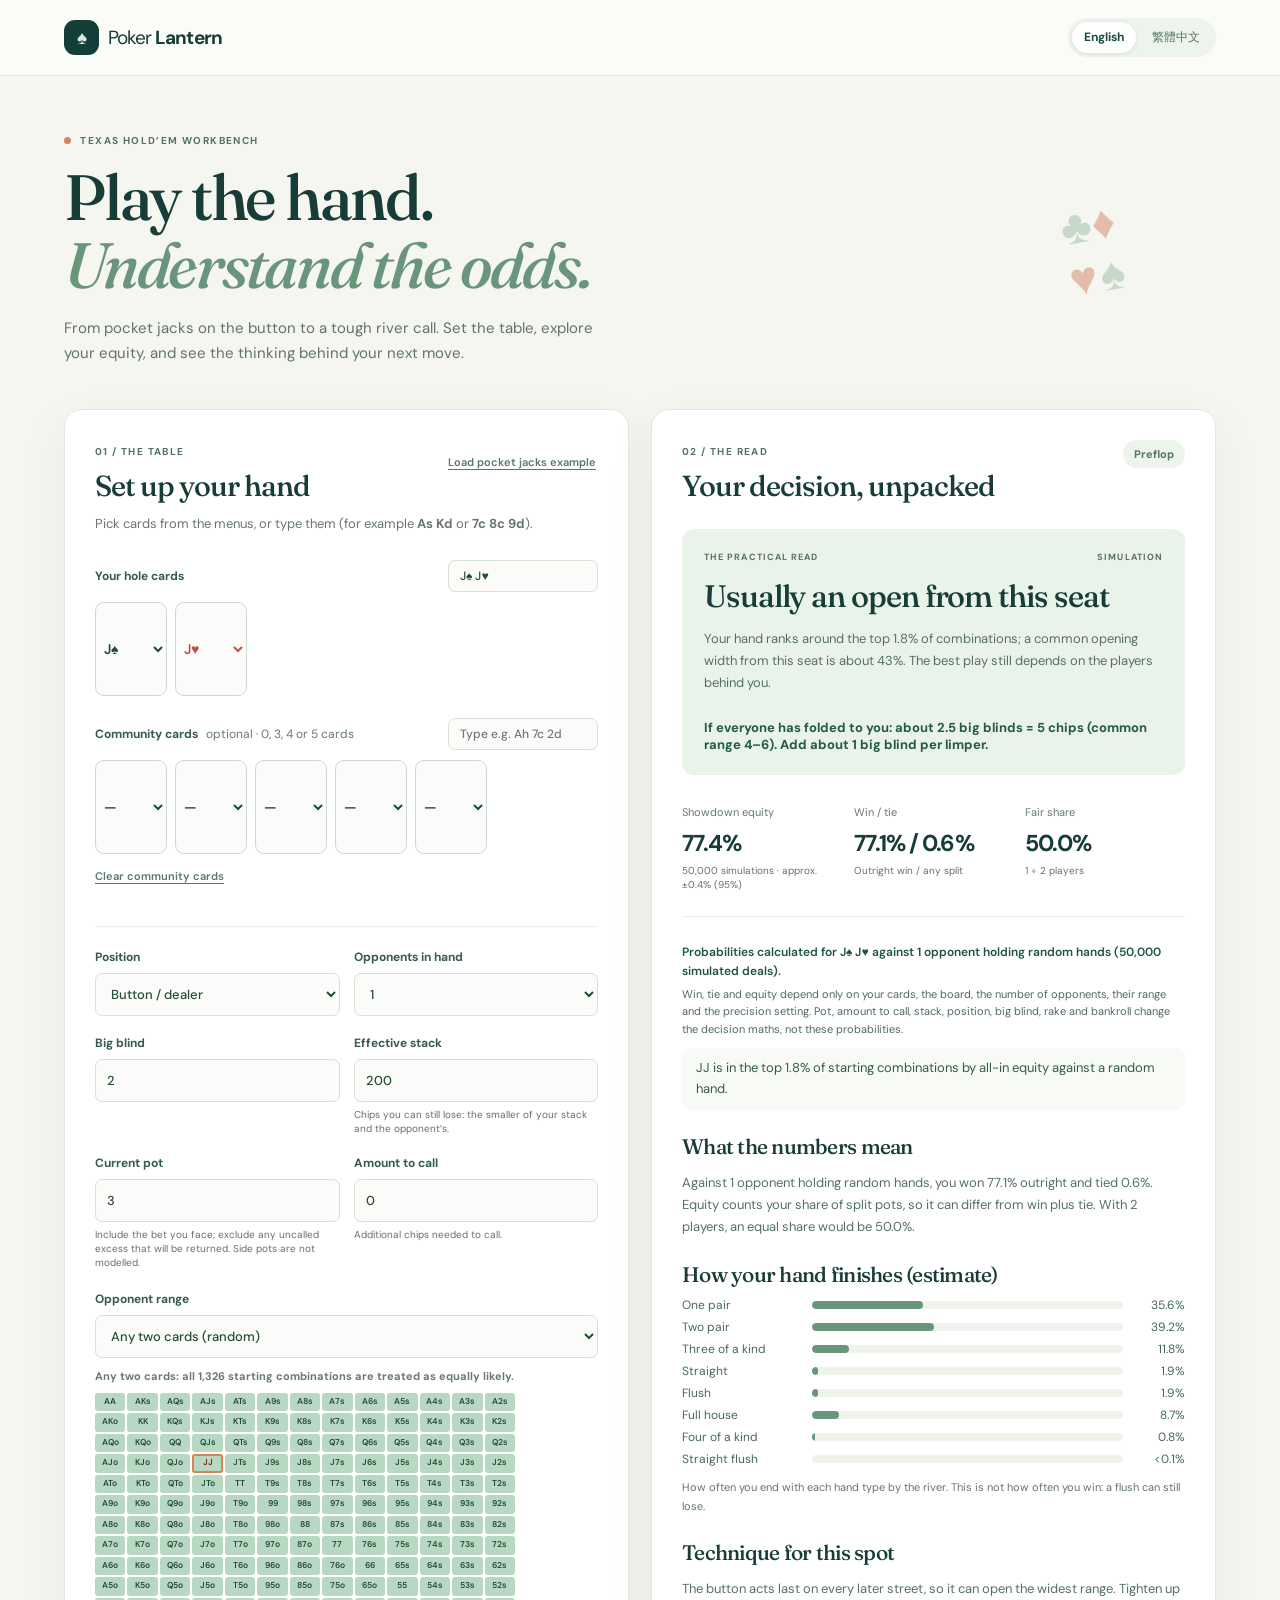
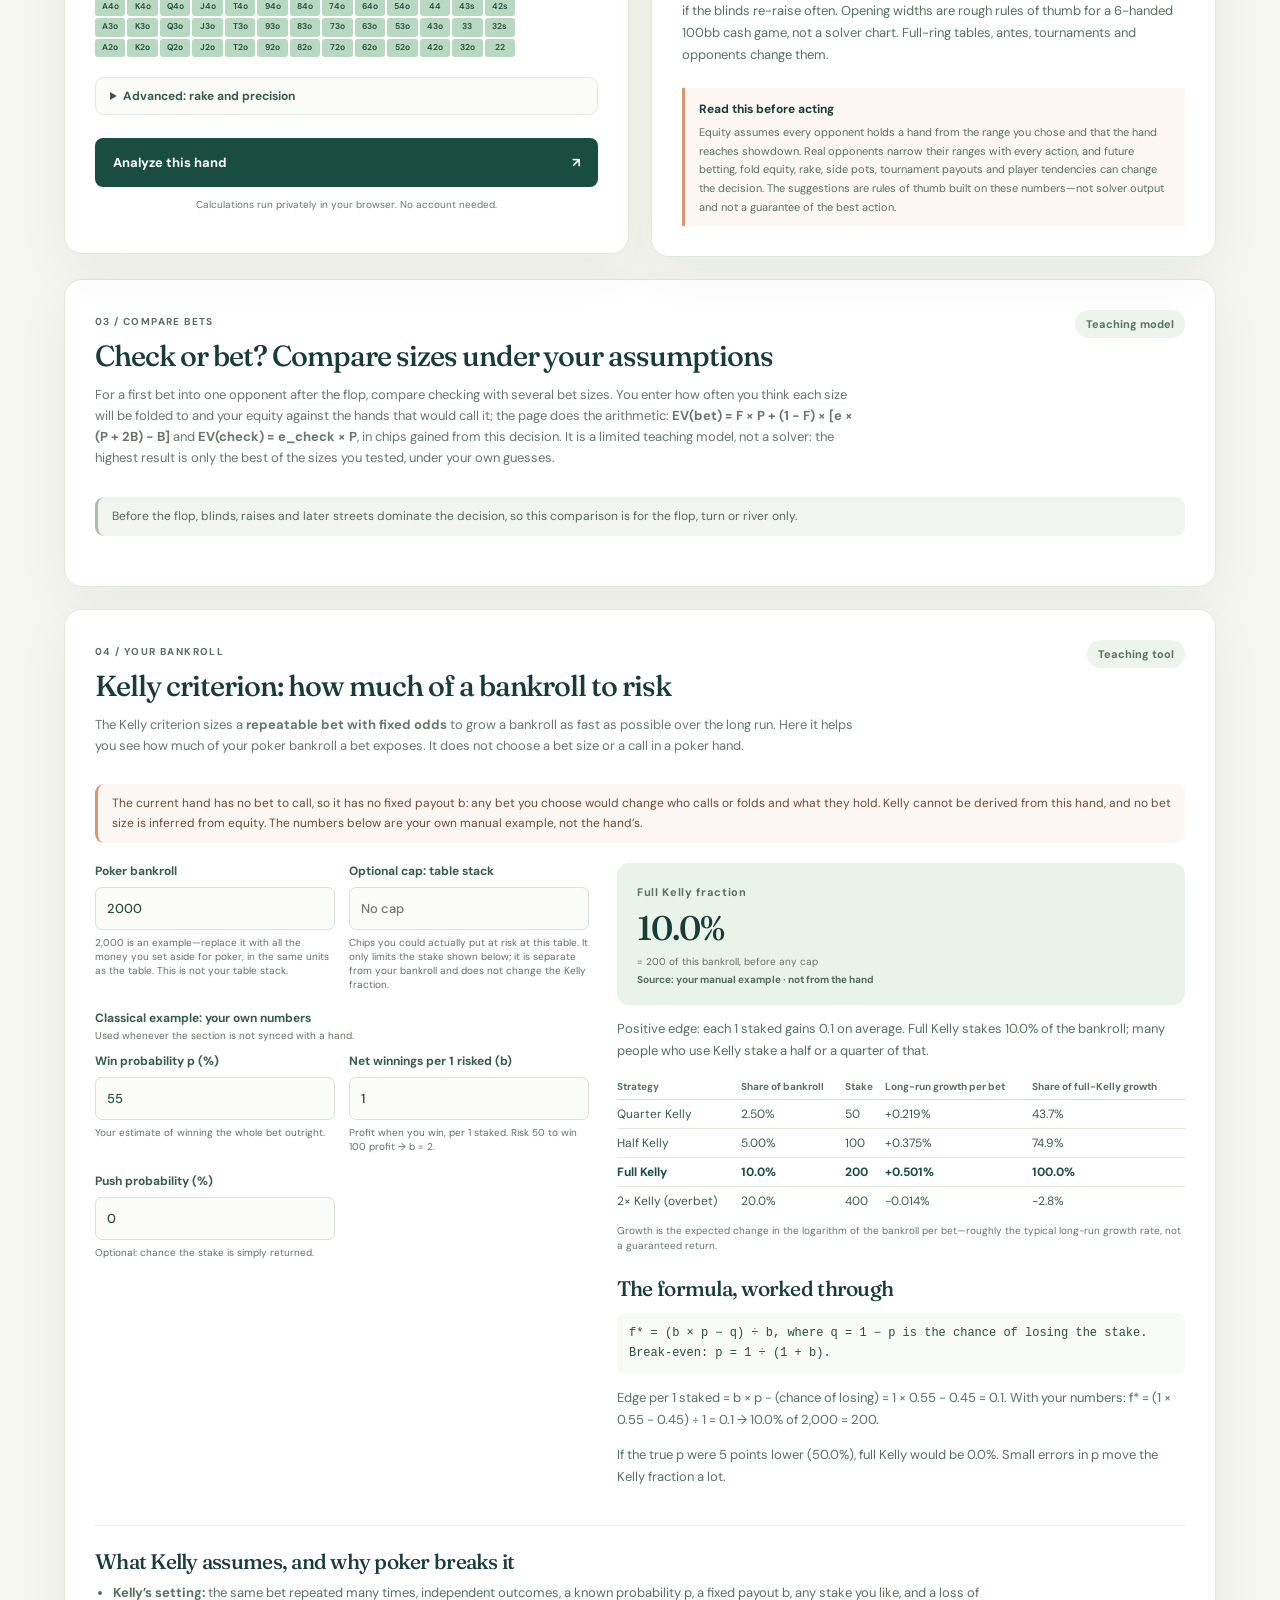
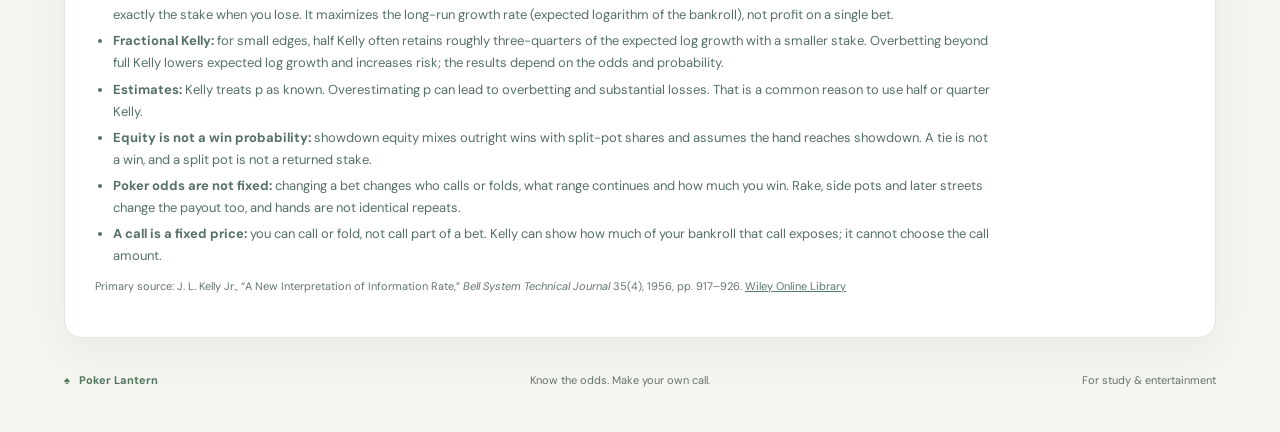
<file: index.html>
<!doctype html>
<html lang="en"><head><meta charset="utf-8"><meta name="viewport" content="width=device-width,initial-scale=1"><meta name="theme-color" content="#123d38"><meta name="description" content="Explore Texas Hold'em odds and practical decisions with Poker Lantern."><title>Poker Lantern — make the next decision clearer</title><link rel="preconnect" href="https://fonts.googleapis.com"><link rel="preconnect" href="https://fonts.gstatic.com" crossorigin><link href="https://fonts.googleapis.com/css2?family=DM+Sans:wght@400;500;600;700&family=Fraunces:opsz,wght@9..144,500;9..144,600&display=swap" rel="stylesheet"><link rel="stylesheet" href="style.css?v=20261101-auto-sync2"></head>
<body><header><a class="brand" href="/"><span class="brand-icon">♠</span><span>Poker <b>Lantern</b></span></a><nav class="languages" aria-label="Language"><a href="index.html" aria-current="page">English</a><a href="zh.html">繁體中文</a></nav></header>
<main><section class="intro"><div><div class="eyebrow"><span class="dot"></span> TEXAS HOLD’EM WORKBENCH</div><h1>Play the hand.<br><em>Understand the odds.</em></h1><p>From pocket jacks on the button to a tough river call. Set the table, explore your equity, and see the thinking behind your next move.</p></div><div class="intro-mark" aria-hidden="true"><span>♣</span><span>♦</span><span>♥</span><span>♠</span></div></section>
<div class="workspace"><section class="setup panel"><div class="section-heading"><div><span class="step">01 / THE TABLE</span><h2>Set up your hand</h2></div><button id="example" class="text-button" type="button">Load pocket jacks example</button></div><p class="muted">Pick cards from the menus, or type them (for example <b>As Kd</b> or <b>7c 8c 9d</b>).</p>
<div class="card-group" role="group" aria-labelledby="holeLabel"><div class="group-head"><span id="holeLabel" class="group-label">Your hole cards</span><input id="holeText" class="quick" type="text" autocomplete="off" spellcheck="false" placeholder="Type e.g. Js Jh" aria-label="Type your hole cards"></div><div class="card-row" id="hole"></div></div>
<div class="card-group" role="group" aria-labelledby="boardLabel"><div class="group-head"><span id="boardLabel" class="group-label">Community cards <span class="optional">optional · 0, 3, 4 or 5 cards</span></span><input id="boardText" class="quick" type="text" autocomplete="off" spellcheck="false" placeholder="Type e.g. Ah 7c 2d" aria-label="Type the community cards"></div><div class="card-row" id="board"></div><button id="clearBoard" class="text-button left" type="button">Clear community cards</button></div>
<div class="divider"></div><div class="fields"><label>Position<select id="position"><option value="button">Button / dealer</option><option value="cutoff">Cutoff</option><option value="middle">Middle position</option><option value="early">Early position</option><option value="small">Small blind</option><option value="big">Big blind</option></select></label><label>Opponents in hand<select id="opponents"><option>1</option><option>2</option><option>3</option><option>4</option><option>5</option><option>6</option><option>7</option><option>8</option></select></label><label>Big blind<input id="bb" type="number" min="0.01" step="any" value="2" inputmode="decimal"></label><label>Effective stack<input id="stack" type="number" min="0.01" step="any" value="200" inputmode="decimal"><small>Chips you can still lose: the smaller of your stack and the opponent’s.</small></label><label>Current pot<input id="pot" type="number" min="0" step="any" value="3" inputmode="decimal"><small>Include the bet you face; exclude any uncalled excess that will be returned. Side pots are not modelled.</small></label><label>Amount to call<input id="call" type="number" min="0" step="any" value="0" inputmode="decimal"><small>Additional chips needed to call.</small></label></div>
<div class="assumption"><label>Opponent range<select id="range"><option value="100">Any two cards (random)</option><option value="50">Loose · top 50%</option><option value="30">Medium · top 30%</option><option value="20">Fairly tight · top 20%</option><option value="12">Tight · top 12%</option><option value="6">Very tight · top 6%</option><option value="3">Premium only · top 3%</option><option value="custom">Custom percentage…</option></select></label><label id="rangeCustomWrap" hidden>Top % of starting hands<input id="rangeCustom" type="number" min="0.5" max="100" step="0.5" value="25" inputmode="decimal"></label><p id="rangeSummary" class="range-summary"></p><div id="rangeGrid" class="range-grid" aria-hidden="true"></div></div>
<details class="advanced"><summary>Advanced: rake and precision</summary><div class="fields"><label>Rake %<input id="rake" type="number" min="0" max="25" step="any" value="0" inputmode="decimal"><small>Assumed share of the whole final pot taken by the house; actual rake rules may differ.</small></label><label>Rake cap<input id="rakeCap" type="number" min="0" step="any" value="" placeholder="No cap" inputmode="decimal"><small>Maximum rake per pot, in chips. Blank = no cap.</small></label><label>Simulation precision<select id="precision"><option value="10000">Fast · 10,000 deals</option><option value="50000" selected>Standard · 50,000 deals</option><option value="200000">Precise · 200,000 deals</option></select><small>Heads-up on the flop, turn or river is always calculated exactly.</small></label></div></details>
<button id="calculate" class="primary" type="button"><span>Analyze this hand</span><span>↗</span></button><p class="under-button">Calculations run privately in your browser. No account needed.</p><p id="error" class="error" role="alert"></p></section>
<section class="results panel" aria-live="polite"><div class="section-heading"><div><span class="step">02 / THE READ</span><h2>Your decision, unpacked</h2></div><span id="updating" class="updating" hidden>Updating…</span><span id="street" class="street">Preflop</span></div><div id="empty" class="empty" data-state="waiting"><div id="emptyCards" class="empty-cards" aria-hidden="true"></div><h3 id="emptyTitle">Let’s look at your hand.</h3><p id="emptyText">Loading the pocket jacks example. It is analyzed automatically, and every section updates whenever you change the hand.</p></div><div id="output" hidden><div class="decision"><div class="decision-top"><span>THE PRACTICAL READ</span><span id="confidence">SIMULATION</span></div><h3 id="action"></h3><p id="reason"></p><div id="sizing" class="sizing"></div><table id="sizeTable" class="size-table" hidden></table></div><div class="stats"><div><span>Showdown equity</span><strong id="equity"></strong><small id="equityNote"></small></div><div><span>Win / tie</span><strong id="winTie"></strong><small>Outright win / any split</small></div><div><span id="potOddsLabel">Break-even equity</span><strong id="potOdds"></strong><small id="oddsNote"></small></div></div><p id="probNote" class="prob-note"></p><p id="probScope" class="prob-scope"></p><p id="handInfo" class="hand-info"></p><div class="detail"><h3>What the numbers mean</h3><p id="math"></p><p id="detail"></p><h3 id="distTitle">How your hand finishes</h3><div id="dist" class="dist"></div><p id="distNote" class="dist-note"></p><h3>Technique for this spot</h3><p id="technique"></p><div class="caution"><strong>Read this before acting</strong><p>Equity assumes every opponent holds a hand from the range you chose and that the hand reaches showdown. Real opponents narrow their ranges with every action, and future betting, fold equity, rake, side pots, tournament payouts and player tendencies can change the decision. The suggestions are rules of thumb built on these numbers—not solver output and not a guarantee of the best action.</p></div></div></div></section></div><section class="bet-comparison panel" id="bet-comparison" aria-labelledby="szTitle"><div class="section-heading"><div><span class="step">03 / COMPARE BETS</span><h2 id="szTitle">Check or bet? Compare sizes under your assumptions</h2></div><span class="street">Teaching model</span></div><p class="muted kelly-lede">For a first bet into one opponent after the flop, compare checking with several bet sizes. You enter how often you think each size will be folded to and your equity against the hands that would call it; the page does the arithmetic: <b>EV(bet) = F × P + (1 − F) × [e × (P + 2B) − B]</b> and <b>EV(check) = e_check × P</b>, in chips gained from this decision. It is a limited teaching model, not a solver: the highest result is only the best of the sizes you tested, under your own guesses.</p><p id="szStatus" class="sync-status" role="status" data-mode="none"></p><div id="szBody" hidden><p id="szContext" class="sz-context"></p><div class="sz-controls"><label>Minimum bet (chips)<input id="szMin" type="number" min="0" step="any" inputmode="decimal"><small>Blank = 1 big blind. Check your game’s rules.</small></label><div class="sz-fill"><label class="sz-auto"><input id="szAuto" type="checkbox" checked><span>Sync empty equity fields with the whole-range showdown equity (a starting assumption)</span></label><p id="szFillNote" class="small-note">Callers are usually stronger than the whole range, so treat synced values as optimistic and type your own when you can. Fold rates are never filled.</p></div></div><p id="szMinError" class="error" role="alert"></p><p id="szRake" class="exposure" hidden>Rake is entered above but is not applied here; actual rake may lower these EVs.</p><div id="szCards" class="sz-cards"></div><div id="szResult" class="sz-result" aria-live="polite"></div><div class="kelly-teach sz-limits"><h3>What this model leaves out</h3><ul><li>Raises: the opponent only folds or calls. Raises, re-raises, minimum-raise rules and whether a short all-in reopens the betting are outside the model and are your responsibility to check.</li><li>Later streets: after a call there is no more betting, so implied odds and being bet off your hand are ignored. On the flop and turn this matters a lot.</li><li>Rake, side pots and more than one opponent.</li><li>Prior betting is already inside the pot P; only chips from this decision are counted.</li><li>Position, and the fact that real opponents fold and call with different hands as the size changes: enter a separate fold rate and caller equity for each size to reflect it.</li><li>Your equity against the whole range is not your equity against callers, and no fold rate is ever inferred from it. Copying it is only a labelled starting point.</li><li>Ties: enter equity including your share of split pots, as the hand analysis does.</li><li>The Kelly section below is not used to choose a bet size.</li></ul></div></div></section><section class="kelly panel" id="kelly" aria-labelledby="kellyTitle"><div class="section-heading"><div><span class="step">04 / YOUR BANKROLL</span><h2 id="kellyTitle">Kelly criterion: how much of a bankroll to risk</h2></div><span class="street">Teaching tool</span></div><p class="muted kelly-lede">The Kelly criterion sizes a <b>repeatable bet with fixed odds</b> to grow a bankroll as fast as possible over the long run. Here it helps you see how much of your poker bankroll a bet exposes. It does not choose a bet size or a call in a poker hand.</p>
<p id="kSync" class="sync-status" role="status" data-mode="manual"></p><div class="kelly-grid"><div class="kelly-inputs"><div class="fields"><label>Poker bankroll<input id="kBankroll" type="number" min="0.01" step="any" value="2000" inputmode="decimal"><small>2,000 is an example—replace it with all the money you set aside for poker, in the same units as the table. This is not your table stack.</small></label><label>Optional cap: table stack<input id="kCap" type="number" min="0" step="any" value="" placeholder="No cap" inputmode="decimal"><small>Chips you could actually put at risk at this table. It only limits the stake shown below; it is separate from your bankroll and does not change the Kelly fraction.</small></label></div><div id="kManual" class="k-group"><p class="k-group-title">Classical example: your own numbers<small>Used whenever the section is not synced with a hand.</small></p><div class="fields"><label>Win probability p (%)<input id="kP" type="number" min="0" max="100" step="any" value="55" inputmode="decimal"><small>Your estimate of winning the whole bet outright.</small></label><label>Net winnings per 1 risked (b)<input id="kB" type="number" min="0" step="any" value="1" inputmode="decimal"><small>Profit when you win, per 1 staked. Risk 50 to win 100 profit → b = 2.</small></label><label>Push probability (%)<input id="kPush" type="number" min="0" max="100" step="any" value="0" inputmode="decimal"><small>Optional: chance the stake is simply returned.</small></label></div></div><div id="kHandModel" class="k-group" hidden><p class="k-group-title">From the current hand: hypothetical fixed-outcome model</p><table id="kOutcomes" class="size-table outcomes" aria-label="Outcomes of the fixed call, per chip called"></table><button id="kUseManual" class="secondary" type="button">Use my own p and b instead</button></div>
<div class="kelly-import"><div id="kHandNote" class="import-note" hidden></div></div><p id="kError" class="error" role="alert"></p></div>
<div class="kelly-out" aria-live="polite"><div class="kelly-headline"><span>Full Kelly fraction</span><strong id="kFull"></strong><small id="kFullNote"></small><small id="kSource" class="k-source"></small></div><p id="kVerdict" class="kelly-verdict"></p><table id="kTable" class="size-table"></table><p id="kExposure" class="exposure" hidden></p><h3>The formula, worked through</h3><p id="kFormula" class="formula"></p><p id="kWorked"></p><p id="kSensitivity"></p></div></div>
<div class="kelly-teach"><h3>What Kelly assumes, and why poker breaks it</h3><ul><li><b>Kelly’s setting:</b> the same bet repeated many times, independent outcomes, a known probability p, a fixed payout b, any stake you like, and a loss of exactly the stake when you lose. It maximizes the long-run growth rate (expected logarithm of the bankroll), not profit on a single bet.</li><li><b>Fractional Kelly:</b> for small edges, half Kelly often retains roughly three-quarters of the expected log growth with a smaller stake. Overbetting beyond full Kelly lowers expected log growth and increases risk; the results depend on the odds and probability.</li><li><b>Estimates:</b> Kelly treats p as known. Overestimating p can lead to overbetting and substantial losses. That is a common reason to use half or quarter Kelly.</li><li><b>Equity is not a win probability:</b> showdown equity mixes outright wins with split-pot shares and assumes the hand reaches showdown. A tie is not a win, and a split pot is not a returned stake.</li><li><b>Poker odds are not fixed:</b> changing a bet changes who calls or folds, what range continues and how much you win. Rake, side pots and later streets change the payout too, and hands are not identical repeats.</li><li><b>A call is a fixed price:</b> you can call or fold, not call part of a bet. Kelly can show how much of your bankroll that call exposes; it cannot choose the call amount.</li></ul><p class="source">Primary source: J. L. Kelly Jr., “A New Interpretation of Information Rate,” <i>Bell System Technical Journal</i> 35(4), 1956, pp. 917–926. <a href="https://onlinelibrary.wiley.com/doi/10.1002/j.1538-7305.1956.tb03809.x" rel="noopener" target="_blank">Wiley Online Library</a></p></div></section><footer><span>♠ &nbsp; Poker Lantern</span><span>Know the odds. Make your own call.</span><span>For study &amp; entertainment</span></footer></main><script src="poker.js?v=20261101-auto-sync2"></script><script src="kelly.js?v=20261101-auto-sync2"></script><script src="app.js?v=20261101-auto-sync2"></script><script src="kelly-ui.js?v=20261101-auto-sync2"></script><script src="sizing.js?v=20261101-auto-sync2"></script><script src="sizing-ui.js?v=20261101-auto-sync2"></script><script src="language.js?v=20261101-auto-sync2"></script></body></html>
</file>
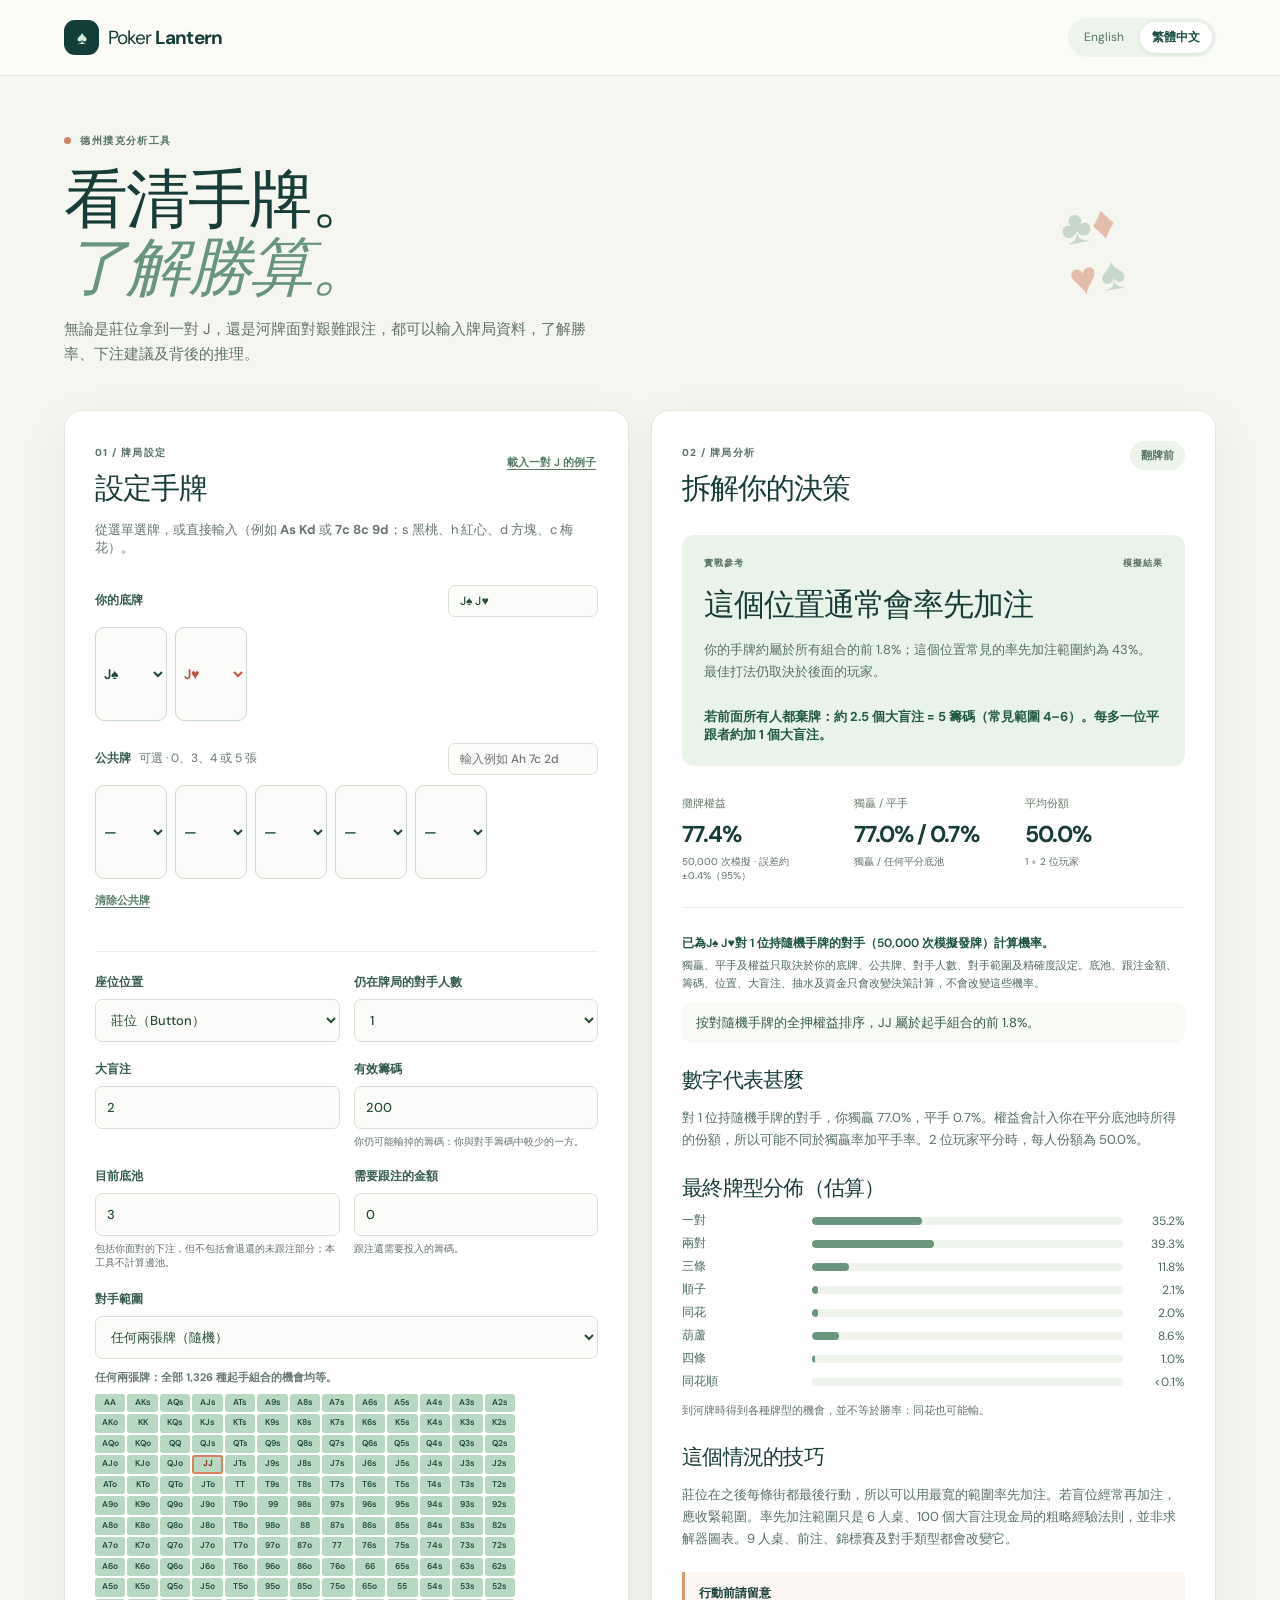
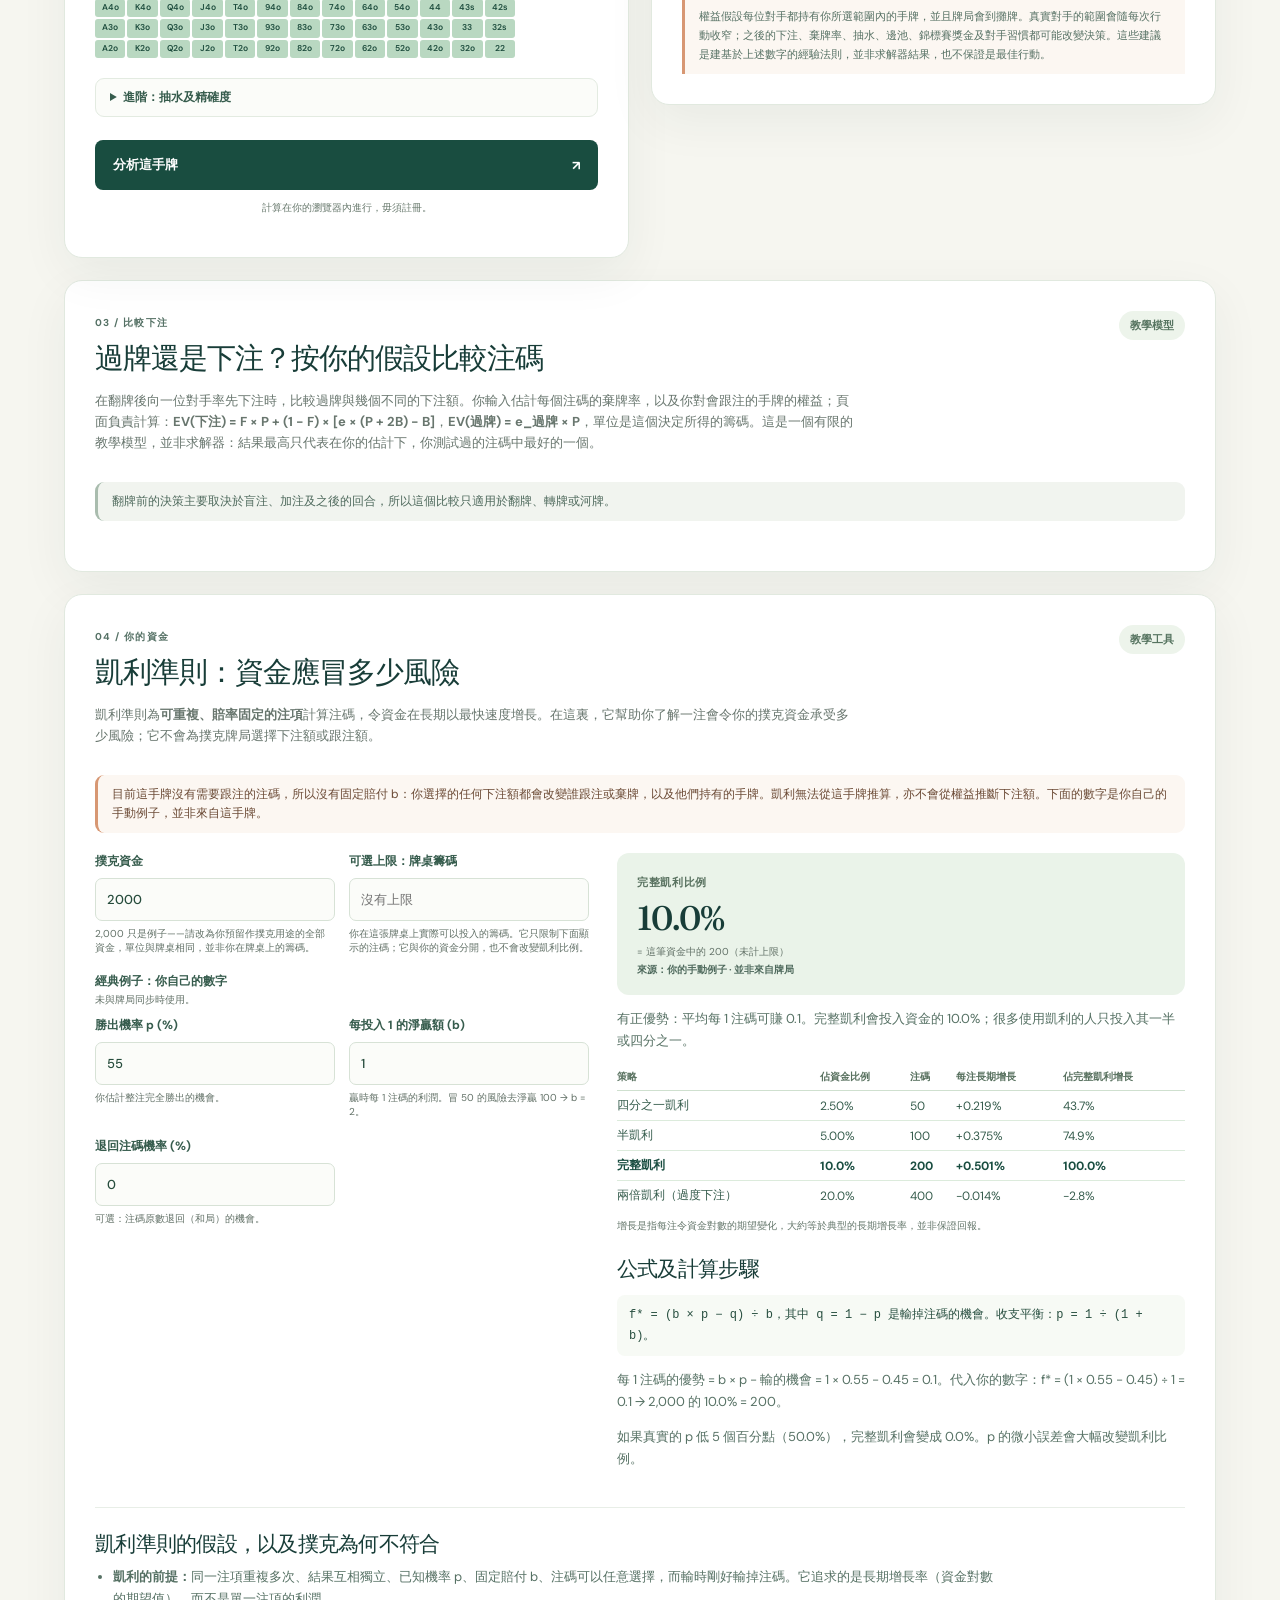
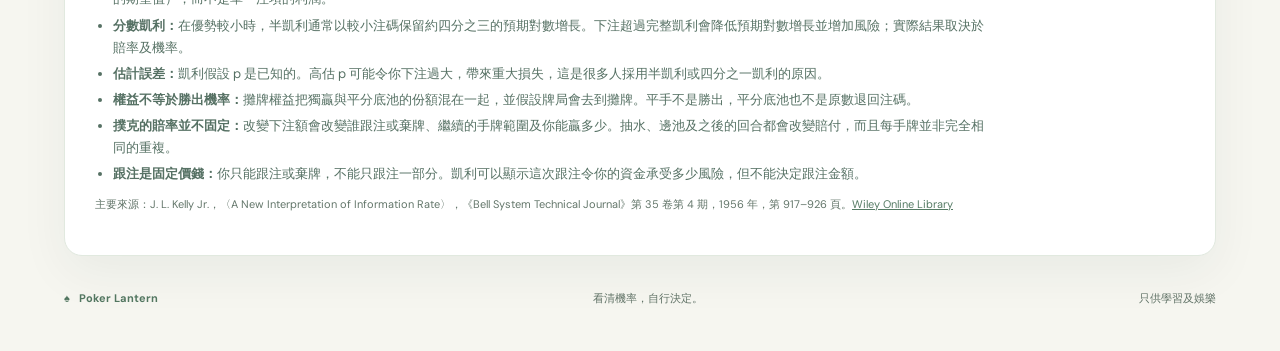
<file: zh.html>
<!doctype html>
<html lang="zh-Hant"><head><meta charset="utf-8"><meta name="viewport" content="width=device-width,initial-scale=1"><meta name="theme-color" content="#123d38"><meta name="description" content="使用 Poker Lantern 探索德州撲克機率與決策。"><title>Poker Lantern — 德州撲克機率與決策</title><link rel="preconnect" href="https://fonts.googleapis.com"><link rel="preconnect" href="https://fonts.gstatic.com" crossorigin><link href="https://fonts.googleapis.com/css2?family=DM+Sans:wght@400;500;600;700&family=Fraunces:opsz,wght@9..144,500;9..144,600&display=swap" rel="stylesheet"><link rel="stylesheet" href="style.css?v=20261101-auto-sync2"></head>
<body><header><a class="brand" href="/"><span class="brand-icon">♠</span><span>Poker <b>Lantern</b></span></a><nav class="languages" aria-label="語言"><a href="index.html">English</a><a href="zh.html" aria-current="page">繁體中文</a></nav></header>
<main><section class="intro"><div><div class="eyebrow"><span class="dot"></span> 德州撲克分析工具</div><h1>看清手牌。<br><em>了解勝算。</em></h1><p>無論是莊位拿到一對 J，還是河牌面對艱難跟注，都可以輸入牌局資料，了解勝率、下注建議及背後的推理。</p></div><div class="intro-mark" aria-hidden="true"><span>♣</span><span>♦</span><span>♥</span><span>♠</span></div></section>
<div class="workspace"><section class="setup panel"><div class="section-heading"><div><span class="step">01 / 牌局設定</span><h2>設定手牌</h2></div><button id="example" class="text-button" type="button">載入一對 J 的例子</button></div><p class="muted">從選單選牌，或直接輸入（例如 <b>As Kd</b> 或 <b>7c 8c 9d</b>；s 黑桃、h 紅心、d 方塊、c 梅花）。</p>
<div class="card-group" role="group" aria-labelledby="holeLabel"><div class="group-head"><span id="holeLabel" class="group-label">你的底牌</span><input id="holeText" class="quick" type="text" autocomplete="off" spellcheck="false" placeholder="輸入例如 Js Jh" aria-label="輸入你的底牌"></div><div class="card-row" id="hole"></div></div>
<div class="card-group" role="group" aria-labelledby="boardLabel"><div class="group-head"><span id="boardLabel" class="group-label">公共牌 <span class="optional">可選 · 0、3、4 或 5 張</span></span><input id="boardText" class="quick" type="text" autocomplete="off" spellcheck="false" placeholder="輸入例如 Ah 7c 2d" aria-label="輸入公共牌"></div><div class="card-row" id="board"></div><button id="clearBoard" class="text-button left" type="button">清除公共牌</button></div>
<div class="divider"></div><div class="fields"><label>座位位置<select id="position"><option value="button">莊位（Button）</option><option value="cutoff">莊位右手邊（Cutoff）</option><option value="middle">中間位置</option><option value="early">前面位置</option><option value="small">小盲位</option><option value="big">大盲位</option></select></label><label>仍在牌局的對手人數<select id="opponents"><option>1</option><option>2</option><option>3</option><option>4</option><option>5</option><option>6</option><option>7</option><option>8</option></select></label><label>大盲注<input id="bb" type="number" min="0.01" step="any" value="2" inputmode="decimal"></label><label>有效籌碼<input id="stack" type="number" min="0.01" step="any" value="200" inputmode="decimal"><small>你仍可能輸掉的籌碼：你與對手籌碼中較少的一方。</small></label><label>目前底池<input id="pot" type="number" min="0" step="any" value="3" inputmode="decimal"><small>包括你面對的下注，但不包括會退還的未跟注部分；本工具不計算邊池。</small></label><label>需要跟注的金額<input id="call" type="number" min="0" step="any" value="0" inputmode="decimal"><small>跟注還需要投入的籌碼。</small></label></div>
<div class="assumption"><label>對手範圍<select id="range"><option value="100">任何兩張牌（隨機）</option><option value="50">寬鬆 · 前 50%</option><option value="30">中等 · 前 30%</option><option value="20">偏緊 · 前 20%</option><option value="12">緊 · 前 12%</option><option value="6">很緊 · 前 6%</option><option value="3">只玩頂級牌 · 前 3%</option><option value="custom">自訂百分比…</option></select></label><label id="rangeCustomWrap" hidden>起手牌前 %<input id="rangeCustom" type="number" min="0.5" max="100" step="0.5" value="25" inputmode="decimal"></label><p id="rangeSummary" class="range-summary"></p><div id="rangeGrid" class="range-grid" aria-hidden="true"></div></div>
<details class="advanced"><summary>進階：抽水及精確度</summary><div class="fields"><label>抽水 %<input id="rake" type="number" min="0" max="25" step="any" value="0" inputmode="decimal"><small>假設莊家從整個最終底池抽取的比例；實際抽水規則可能不同。</small></label><label>抽水上限<input id="rakeCap" type="number" min="0" step="any" value="" placeholder="沒有上限" inputmode="decimal"><small>每個底池最多抽取的籌碼。留空 = 沒有上限。</small></label><label>模擬精確度<select id="precision"><option value="10000">快速 · 10,000 次發牌</option><option value="50000" selected>標準 · 50,000 次發牌</option><option value="200000">精確 · 200,000 次發牌</option></select><small>翻牌、轉牌或河牌時若只有一位對手，一律精確計算。</small></label></div></details>
<button id="calculate" class="primary" type="button"><span>分析這手牌</span><span>↗</span></button><p class="under-button">計算在你的瀏覽器內進行，毋須註冊。</p><p id="error" class="error" role="alert"></p></section>
<section class="results panel" aria-live="polite"><div class="section-heading"><div><span class="step">02 / 牌局分析</span><h2>拆解你的決策</h2></div><span id="updating" class="updating" hidden>更新中…</span><span id="street" class="street">翻牌前</span></div><div id="empty" class="empty" data-state="waiting"><div id="emptyCards" class="empty-cards" aria-hidden="true"></div><h3 id="emptyTitle">開始分析你的手牌。</h3><p id="emptyText">正在載入一對 J 的例子。它會自動分析，而你每次改變牌局資料時，所有部分都會自動更新。</p></div><div id="output" hidden><div class="decision"><div class="decision-top"><span>實戰參考</span><span id="confidence">模擬結果</span></div><h3 id="action"></h3><p id="reason"></p><div id="sizing" class="sizing"></div><table id="sizeTable" class="size-table" hidden></table></div><div class="stats"><div><span>攤牌權益</span><strong id="equity"></strong><small id="equityNote"></small></div><div><span>獨贏 / 平手</span><strong id="winTie"></strong><small>獨贏 / 任何平分底池</small></div><div><span id="potOddsLabel">收支平衡權益</span><strong id="potOdds"></strong><small id="oddsNote"></small></div></div><p id="probNote" class="prob-note"></p><p id="probScope" class="prob-scope"></p><p id="handInfo" class="hand-info"></p><div class="detail"><h3>數字代表甚麼</h3><p id="math"></p><p id="detail"></p><h3 id="distTitle">最終牌型分佈</h3><div id="dist" class="dist"></div><p id="distNote" class="dist-note"></p><h3>這個情況的技巧</h3><p id="technique"></p><div class="caution"><strong>行動前請留意</strong><p>權益假設每位對手都持有你所選範圍內的手牌，並且牌局會到攤牌。真實對手的範圍會隨每次行動收窄；之後的下注、棄牌率、抽水、邊池、錦標賽獎金及對手習慣都可能改變決策。這些建議是建基於上述數字的經驗法則，並非求解器結果，也不保證是最佳行動。</p></div></div></div></section></div><section class="bet-comparison panel" id="bet-comparison" aria-labelledby="szTitle"><div class="section-heading"><div><span class="step">03 / 比較下注</span><h2 id="szTitle">過牌還是下注？按你的假設比較注碼</h2></div><span class="street">教學模型</span></div><p class="muted kelly-lede">在翻牌後向一位對手率先下注時，比較過牌與幾個不同的下注額。你輸入估計每個注碼的棄牌率，以及你對會跟注的手牌的權益；頁面負責計算：<b>EV(下注) = F × P + (1 − F) × [e × (P + 2B) − B]</b>，<b>EV(過牌) = e_過牌 × P</b>，單位是這個決定所得的籌碼。這是一個有限的教學模型，並非求解器：結果最高只代表在你的估計下，你測試過的注碼中最好的一個。</p><p id="szStatus" class="sync-status" role="status" data-mode="none"></p><div id="szBody" hidden><p id="szContext" class="sz-context"></p><div class="sz-controls"><label>最低下注額（籌碼）<input id="szMin" type="number" min="0" step="any" inputmode="decimal"><small>留空 = 1 個大盲注。請查閱你所玩牌局的規則。</small></label><div class="sz-fill"><label class="sz-auto"><input id="szAuto" type="checkbox" checked><span>把空白的權益欄與整體攤牌權益同步（起始假設）</span></label><p id="szFillNote" class="small-note">跟注者通常比整體範圍強，所以同步的數值可能過於樂觀，能夠的話請輸入你自己的估計。棄牌率永遠不會自動填寫。</p></div></div><p id="szMinError" class="error" role="alert"></p><p id="szRake" class="exposure" hidden>上面已輸入抽水，但這裏沒有計算；實際抽水可能令這些期望值降低。</p><div id="szCards" class="sz-cards"></div><div id="szResult" class="sz-result" aria-live="polite"></div><div class="kelly-teach sz-limits"><h3>這個模型沒有包括的因素</h3><ul><li>加注：對手只會棄牌或跟注。加注、再加注、最低加注規則，以及短碼全押是否重新開放下注，均不在模型之內，需要你自行查核。</li><li>之後的回合：跟注後不再有下注，所以忽略了隱含賠率及被迫棄牌的情況。在翻牌圈和轉牌圈，這影響很大。</li><li>抽水、邊池及多於一位對手。</li><li>之前的下注已包括在底池 P 內；只計算這個決定涉及的籌碼。</li><li>位置，以及真實對手會因下注額不同而用不同手牌棄牌或跟注：請為每個注碼分別輸入棄牌率及對跟注者的權益，以反映這一點。</li><li>你對整個範圍的權益並不等於對跟注者的權益，而且棄牌率永遠不會從它推斷出來。複製它只是一個有標示的起點。</li><li>平手：輸入的權益應包括你在平分底池時的份額，與牌局分析的做法相同。</li><li>下面的凱利部分不會用來選擇下注額。</li></ul></div></div></section><section class="kelly panel" id="kelly" aria-labelledby="kellyTitle"><div class="section-heading"><div><span class="step">04 / 你的資金</span><h2 id="kellyTitle">凱利準則：資金應冒多少風險</h2></div><span class="street">教學工具</span></div><p class="muted kelly-lede">凱利準則為<b>可重複、賠率固定的注項</b>計算注碼，令資金在長期以最快速度增長。在這裏，它幫助你了解一注會令你的撲克資金承受多少風險；它不會為撲克牌局選擇下注額或跟注額。</p>
<p id="kSync" class="sync-status" role="status" data-mode="manual"></p><div class="kelly-grid"><div class="kelly-inputs"><div class="fields"><label>撲克資金<input id="kBankroll" type="number" min="0.01" step="any" value="2000" inputmode="decimal"><small>2,000 只是例子——請改為你預留作撲克用途的全部資金，單位與牌桌相同，並非你在牌桌上的籌碼。</small></label><label>可選上限：牌桌籌碼<input id="kCap" type="number" min="0" step="any" value="" placeholder="沒有上限" inputmode="decimal"><small>你在這張牌桌上實際可以投入的籌碼。它只限制下面顯示的注碼；它與你的資金分開，也不會改變凱利比例。</small></label></div><div id="kManual" class="k-group"><p class="k-group-title">經典例子：你自己的數字<small>未與牌局同步時使用。</small></p><div class="fields"><label>勝出機率 p (%)<input id="kP" type="number" min="0" max="100" step="any" value="55" inputmode="decimal"><small>你估計整注完全勝出的機會。</small></label><label>每投入 1 的淨贏額 (b)<input id="kB" type="number" min="0" step="any" value="1" inputmode="decimal"><small>贏時每 1 注碼的利潤。冒 50 的風險去淨贏 100 → b = 2。</small></label><label>退回注碼機率 (%)<input id="kPush" type="number" min="0" max="100" step="any" value="0" inputmode="decimal"><small>可選：注碼原數退回（和局）的機會。</small></label></div></div><div id="kHandModel" class="k-group" hidden><p class="k-group-title">來自目前牌局：假設性的固定結果模型</p><table id="kOutcomes" class="size-table outcomes" aria-label="固定跟注的結果（每投入 1 籌碼）"></table><button id="kUseManual" class="secondary" type="button">改用我自己的 p 和 b</button></div>
<div class="kelly-import"><div id="kHandNote" class="import-note" hidden></div></div><p id="kError" class="error" role="alert"></p></div>
<div class="kelly-out" aria-live="polite"><div class="kelly-headline"><span>完整凱利比例</span><strong id="kFull"></strong><small id="kFullNote"></small><small id="kSource" class="k-source"></small></div><p id="kVerdict" class="kelly-verdict"></p><table id="kTable" class="size-table"></table><p id="kExposure" class="exposure" hidden></p><h3>公式及計算步驟</h3><p id="kFormula" class="formula"></p><p id="kWorked"></p><p id="kSensitivity"></p></div></div>
<div class="kelly-teach"><h3>凱利準則的假設，以及撲克為何不符合</h3><ul><li><b>凱利的前提：</b>同一注項重複多次、結果互相獨立、已知機率 p、固定賠付 b、注碼可以任意選擇，而輸時剛好輸掉注碼。它追求的是長期增長率（資金對數的期望值），而不是單一注項的利潤。</li><li><b>分數凱利：</b>在優勢較小時，半凱利通常以較小注碼保留約四分之三的預期對數增長。下注超過完整凱利會降低預期對數增長並增加風險；實際結果取決於賠率及機率。</li><li><b>估計誤差：</b>凱利假設 p 是已知的。高估 p 可能令你下注過大，帶來重大損失，這是很多人採用半凱利或四分之一凱利的原因。</li><li><b>權益不等於勝出機率：</b>攤牌權益把獨贏與平分底池的份額混在一起，並假設牌局會去到攤牌。平手不是勝出，平分底池也不是原數退回注碼。</li><li><b>撲克的賠率並不固定：</b>改變下注額會改變誰跟注或棄牌、繼續的手牌範圍及你能贏多少。抽水、邊池及之後的回合都會改變賠付，而且每手牌並非完全相同的重複。</li><li><b>跟注是固定價錢：</b>你只能跟注或棄牌，不能只跟注一部分。凱利可以顯示這次跟注令你的資金承受多少風險，但不能決定跟注金額。</li></ul><p class="source">主要來源：J. L. Kelly Jr.，〈A New Interpretation of Information Rate〉，《Bell System Technical Journal》第 35 卷第 4 期，1956 年，第 917–926 頁。<a href="https://onlinelibrary.wiley.com/doi/10.1002/j.1538-7305.1956.tb03809.x" rel="noopener" target="_blank">Wiley Online Library</a></p></div></section><footer><span>♠ &nbsp; Poker Lantern</span><span>看清機率，自行決定。</span><span>只供學習及娛樂</span></footer></main><script src="poker.js?v=20261101-auto-sync2"></script><script src="kelly.js?v=20261101-auto-sync2"></script><script src="app.js?v=20261101-auto-sync2"></script><script src="kelly-ui.js?v=20261101-auto-sync2"></script><script src="sizing.js?v=20261101-auto-sync2"></script><script src="sizing-ui.js?v=20261101-auto-sync2"></script><script src="language.js?v=20261101-auto-sync2"></script></body></html>
</file>
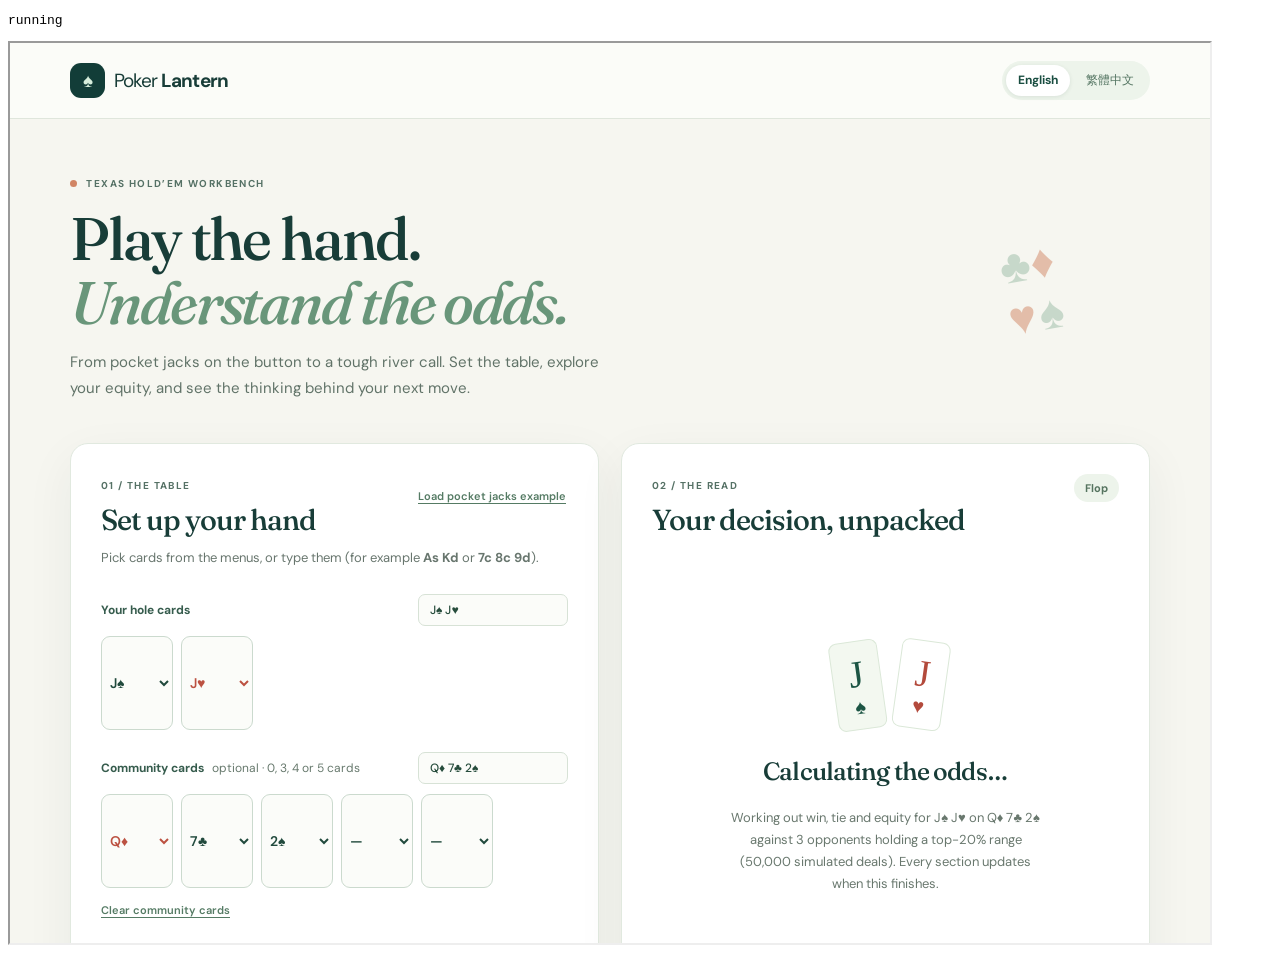
<file: tools/ui-harness.html>
<!doctype html>
<html lang="en"><head><meta charset="utf-8"><title>Poker Lantern UI tests</title></head>
<body><pre id="result">running</pre><iframe id="frame" style="width:1200px;height:900px"></iframe>
<script>
// Drives the real pages (served from public/) in an iframe and reports results for test-ui.js.
const frame=document.getElementById('frame'),results=[];
const sleep=ms=>new Promise(r=>setTimeout(r,ms));
function load(url){return new Promise(res=>{frame.onload=()=>res(frame.contentWindow);frame.src=url})}
async function until(fn,ms=60000){const t=Date.now();while(Date.now()-t<ms){const v=fn();if(v)return v;await sleep(50)}throw Error('timeout waiting for condition')}
function check(name,cond,info=''){results.push({name,ok:!!cond,info:cond?'':String(info)})}
let w,d;const $=id=>d.getElementById(id);
const set=(id,v,ev='change')=>{$(id).value=v;$(id).dispatchEvent(new w.Event(ev,{bubbles:true}))};
const txt=id=>$(id).textContent;
// Event log: a snapshot of every linked section at each pending / invalidate / result event, taken after the
// sections' own listeners ran. It shows exactly what was on screen at each step of an automatic update.
let resultCount=0,log=[];
const snap=(type,e)=>({type,reused:e.detail&&e.detail.reused,key:e.detail&&e.detail.key,r:e.detail&&e.detail.r,kMode:$('kSync').dataset.mode,sz:$('szStatus').dataset.mode,out:$('output').hidden,kHM:$('kHandModel').hidden,kP:$('kP').value,wt:txt('winTie'),eq:txt('equity'),err:txt('error'),empty:$('empty').hidden?'':$('empty').dataset.state});
const watch=()=>{log=[];for(const t of ['pending','invalidate','result'])d.addEventListener('pokerlantern:'+t,e=>{if(t==='result')resultCount++;log.push(snap(t,e))})};
// Waits until the debounce timer and any worker have finished (automatic analysis is idle).
async function settle(){await sleep(0);await until(()=>w.PokerLanternState&&w.PokerLanternState.idle());await sleep(0)}
async function page(url){w=await load(url);d=w.document;watch();await until(()=>w.Kelly&&$('kFull')&&txt('kFull'));await settle()}
// Analyze is now an immediate recalculation; the page also updates on its own.
async function analyze(){$('calculate').click();await settle()}
const since=n=>log.slice(n);
const mode=()=>$('kSync').dataset.mode;
const szMode=()=>$('szStatus').dataset.mode;
const szOut=k=>$('szCards').querySelector(`.sz-card[data-key="${k}"] .sz-out`).textContent;
const szAmt=k=>$('szCards').querySelector(`.sz-card[data-key="${k}"] .sz-amt`).textContent;
const szNote=k=>$('szCards').querySelector(`.sz-card[data-key="${k}"] .sz-note`).textContent;
const szIn=(id,v)=>set(id,v,'input');
const handView=()=>`mode=${mode()} p=${$('kP').value} b=${$('kB').value} source=${txt('kSource')}`;
// Outcome-table helpers: rows carry data-kind / data-n; signed numbers use “−”.
const num=t=>parseFloat(String(t).replace(/−/g,'-').replace(/,/g,''));
const outRow=(kind,n)=>[...$('kOutcomes').rows].find(r=>r.dataset.kind===kind&&(n===undefined||r.dataset.n===String(n)));
const cell=(kind,i,n)=>{const r=outRow(kind,n);return r?r.cells[i].textContent:'(missing)'};
const totalProb=()=>[...$('kOutcomes').rows].find(r=>r.className==='total').cells[1].textContent;
// Caption signed numbers: [E per chip, model EV in chips, hand EV in chips]; the decision card shows the hand EV too.
const evs=()=>{const m=$('kOutcomes').caption.textContent.match(/[+−-][\d,]+(?:\.\d+)?/g)||[];return {per:num(m[0]),model:num(m[1]),hand:num(m[2]),card:num((txt('sizing').match(/[+−-][\d,]+(?:\.\d+)?/)||[])[0])}};
const evOk=()=>{const e=evs();return Math.abs(e.model-e.hand)<.011&&Math.abs(e.hand-e.card)<.011};
async function hand(h,b,pot,call,stack,extra={}){set('holeText',h);set('boardText',b);set('pot',String(pot));set('call',String(call));set('stack',String(stack));for(const [k,v] of Object.entries(extra))set(k,String(v));await analyze()}
// WCAG AA contrast audit of every visible text node (4.5:1, or 3:1 for large text), resolving stacked backgrounds.
function contrastFailures(doc){const win=doc.defaultView,parse=c=>{const m=c.match(/[\d.]+/g);return m?m.map(Number):[0,0,0,0]},lum=([r,g,b])=>{const f=v=>{v/=255;return v<=.03928?v/12.92:((v+.055)/1.055)**2.4};return .2126*f(r)+.7152*f(g)+.0722*f(b)},blend=(fg,bg)=>{const a=fg[3]===undefined?1:fg[3];return [0,1,2].map(i=>fg[i]*a+bg[i]*(1-a))};
 const bgOf=el=>{const layers=[];for(let e=el;e;e=e.parentElement){const c=parse(win.getComputedStyle(e).backgroundColor);if(c.length<4||c[3]>0)layers.push(c);if(c.length<4||c[3]===1)break}let base=[255,255,255];for(const l of layers.reverse())base=blend(l,base);return base};
 const out=[];for(const el of doc.querySelectorAll('body *')){if(['SCRIPT','STYLE','OPTION'].includes(el.tagName)||el.disabled)continue;if(![...el.childNodes].some(n=>n.nodeType===3&&n.textContent.trim()))continue;
  const r=el.getBoundingClientRect(),cs=win.getComputedStyle(el);if(!r.width||!r.height||cs.visibility==='hidden'||el.closest('[hidden]')||(el.closest('[aria-hidden="true"]')&&!el.closest('#rangeGrid')))continue;
  const bg=bgOf(el),fg=blend(parse(cs.color),bg),L1=lum(fg),L2=lum(bg),ratio=(Math.max(L1,L2)+.05)/(Math.min(L1,L2)+.05),size=parseFloat(cs.fontSize),large=size>=24||(size>=18.66&&+cs.fontWeight>=700);
  if(ratio<(large?3:4.5))out.push(`${el.tagName}.${el.className} “${el.textContent.trim().slice(0,24)}” ${ratio.toFixed(2)}:1`)}
 return out}
function unnamedControls(doc){return [...doc.querySelectorAll('.setup input,.setup select,.setup button,.kelly input,.kelly button,.card-select')].filter(el=>{const r=el.getBoundingClientRect();if(!r.width||el.closest('[hidden]'))return false;
 const name=el.getAttribute('aria-label')||(el.closest('label')&&el.closest('label').textContent.trim())||(el.tagName==='BUTTON'&&el.textContent.trim());return !name}).map(el=>el.id||el.className)}

async function run(){
 /* ---------- English: calculator ---------- */
 await page('/index.html');
 check('page has no duplicate IDs',new Set([...d.querySelectorAll('[id]')].map(el=>el.id)).size===d.querySelectorAll('[id]').length);
 check('bet comparison body is not accidentally bold',Number(w.getComputedStyle($('bet-comparison')).fontWeight)<700,w.getComputedStyle($('bet-comparison')).fontWeight);
 check('default Kelly fraction 10.0% (p 55%, b 1)',txt('kFull')==='10.0%',txt('kFull'));
 check('default table has 4 strategies',$('kTable').rows.length===5&&!$('kTable').hidden,$('kTable').rows.length);
 check('full Kelly stake 200 of 2,000',$('kTable').rows[3].cells[2].textContent==='200',$('kTable').rows[3].cells[2].textContent);
 check('classical formula shown',txt('kFormula').startsWith('f* = (b × p − q) ÷ b'),txt('kFormula'));
 check('worked example substitutes numbers',txt('kWorked').includes('(1 × 0.55 − 0.45) ÷ 1 = 0.1'),txt('kWorked'));
 check('2× Kelly row labelled as overbet',$('kTable').rows[4].cells[0].textContent.includes('overbet'));
 set('kP','40','input');
 check('negative edge stakes nothing',txt('kFull')==='0.0%'&&txt('kVerdict').startsWith('No edge')&&$('kTable').hidden,txt('kVerdict'));
 check('negative edge shows break-even 50.0%',txt('kVerdict').includes('50.0%'),txt('kVerdict'));
 set('kP','50','input');check('zero edge stakes nothing',txt('kFull')==='0.0%'&&txt('kWorked').includes('stake nothing'),txt('kWorked'));
 set('kP','100','input');check('certain win warns about ruin',txt('kFull')==='100.0%'&&txt('kVerdict').includes('ruinous'),txt('kVerdict'));
 set('kP','50','input');set('kPush','20','input');
 check('push-aware Kelly 25.0%',txt('kFull')==='25.0%',txt('kFull'));check('push formula shown',txt('kFormula').includes('(p + l)'),txt('kFormula'));
 set('kP','0','input');set('kPush','100','input');check('all-push case has no unique fraction',txt('kFull')==='—'&&txt('kWorked').includes('no unique Kelly fraction')&&!txt('kWorked').includes('÷'),txt('kWorked'));
 set('kP','50','input');set('kPush','60','input');check('p + push > 100% rejected',txt('kError').includes('more than 100%')&&txt('kFull')==='',txt('kError'));
 set('kPush','0','input');set('kB','0','input');check('b = 0 rejected',txt('kError').includes('greater than zero'),txt('kError'));
 set('kB','','input');check('blank b rejected',txt('kError').length>0);
 set('kB','1','input');set('kBankroll','-5','input');check('negative bankroll rejected',txt('kError').includes('bankroll'),txt('kError'));
 set('kBankroll','2000','input');set('kP','60','input');set('kCap','250','input');
 check('table-stack cap limits the shown stake',$('kTable').rows[3].cells[2].textContent.includes('capped at 250'),$('kTable').rows[3].cells[2].textContent);
 check('cap does not change the Kelly fraction',txt('kFull')==='20.0%',txt('kFull'));
 check('quarter Kelly under the cap is not capped',$('kTable').rows[1].cells[2].textContent==='100',$('kTable').rows[1].cells[2].textContent);
 set('kCap','-1','input');check('negative cap rejected',txt('kError').includes('cap'),txt('kError'));set('kCap','','input');
 check('sensitivity line shown',txt('kSensitivity').includes('5 points lower'),txt('kSensitivity'));

 /* ---------- English: automatic sync with the hand ---------- */
 set('kP','57','input');set('kB','1','input');set('kPush','0','input');set('kCap','250','input');set('kBankroll','2000','input');
 check('no import button any more',!$('kImport'));
 check('auto-start: the example is analyzed on load without pressing Analyze',!$('output').hidden&&txt('equity')!==''&&w.PokerLanternState.shownKey()!==null,txt('emptyText'));
 check('auto-start: no bet to call, Kelly shows the manual example',mode()==='noCall'&&txt('kSource').includes('manual')&&!$('kManual').hidden&&$('kHandModel').hidden,handView());
 check('hand analysis works',!$('output').hidden&&txt('action').length>0,txt('error'));
 check('no call: explains there is no fixed payout',mode()==='noCall'&&txt('kSync').includes('no fixed payout b')&&txt('kSync').includes('no bet size is inferred from equity'),txt('kSync'));
 check('no call: Kelly stays manual, not from the hand',$('kP').value==='57'&&txt('kSource').includes('not from the hand')&&$('kHandNote').hidden&&$('kExposure').hidden&&$('kHandModel').hidden,handView());
 let n0=log.length;set('holeText','Js Jh');await settle();
 check('re-entering the same cards reuses the cached probabilities',since(n0).filter(e=>e.type==='result').every(e=>e.reused)&&!since(n0).some(e=>e.type==='invalidate'),JSON.stringify(since(n0).map(e=>e.type)));
 await hand('Js Jh','Qd 7c 2s',150,100,100,{range:20,bb:2});
 const winTie=txt('winTie').split(' / ');
 check('syncs automatically after analysis',mode()==='synced'&&txt('kSync').startsWith('Synced')&&txt('kSync').includes('hypothetical fixed-outcome'),handView());
 check('your classical fields are hidden, never overwritten',$('kManual').hidden&&!$('kHandModel').hidden&&$('kP').value==='57'&&$('kB').value==='1',handView());
 check('source labels the hypothetical model and fixed call',txt('kSource')==='Source: current hand · hypothetical fixed-outcome model · the call is fixed at 100',txt('kSource'));
 check('outcome rows: win +1.5, 2-way split +0.25, loss −1',cell('win',2)==='+1.5'&&cell('split',2,2)==='+0.25'&&cell('loss',2)==='−1',[cell('win',2),cell('split',2,2),cell('loss',2)]);
 check('outcome probabilities match win and tie',cell('win',1)===winTie[0]&&cell('split',1,2)===winTie[1],[cell('win',1),cell('split',1,2),winTie]);
 check('probabilities total 100%',totalProb()==='100.0%',totalProb());
 check('E[r] × call equals the hand EV',evOk(),JSON.stringify(evs()));
 check('bankroll and cap are preserved',$('kBankroll').value==='2000'&&$('kCap').value==='250'&&$('kTable').rows[3].cells[2].textContent.includes('capped at 250'),$('kTable').rows[3]&&$('kTable').rows[3].cells[2].textContent);
 const note=txt('kHandNote');
 check('note shows win, tie and equity separately',note.includes('outright win')&&note.includes('tie')&&note.includes('showdown equity')&&note.includes('three different numbers'),note);
 check('note: splits by number of winners, not losses',note.includes('number of winners')&&!note.includes('counted as losses'),note);
 check('note: payoff formula with final pot',note.includes('Final pot = 150 + call 100 = 250'),note);
 check('note: hypothetical, fixed call, no partial call',note.includes('Hypothetical teaching model')&&note.includes('cannot call part of a bet'),note);
 check('note: all-in payout and side pots',note.includes('all-in')&&note.includes('Side pots'),note);
 check('note: range uncertainty',note.includes('range itself is only an assumption'),note);
 check('note: bankroll and cap entered by you',note.includes('entered by you'),note);
 check('exposure compares the call with the bankroll',!$('kExposure').hidden&&txt('kExposure').includes('100 = 5.00%'),txt('kExposure'));
 set('kBankroll','150','input');
 check('editing the bankroll keeps the sync',mode()==='synced'&&$('kBankroll').value==='150',handView());
 check('large exposure is not a partial-call suggestion',txt('kExposure').includes('does not mean you can call a smaller amount'),txt('kExposure'));
 set('kBankroll','2000','input');set('kCap','','input');
 await analyze();check('recalculating unchanged inputs stays synced',mode()==='synced'&&cell('win',2)==='+1.5',handView());

 /* ---------- English: split-aware model edge cases ---------- */
 await hand('2h 3h','Ts Js Qs Ks As',100,50,50,{range:100});
 check('royal board: all-tie hand gives 100% (exact, no possible loss)',txt('kFull')==='100.0%'&&txt('kVerdict').startsWith('Exact enumeration found no losing outcome against any possible opponent hand'),txt('kFull')+' '+txt('kVerdict'));
 check('royal board: split row 100% at +0.5, EV +25 matches',cell('split',1,2)==='100.0%'&&cell('split',2,2)==='+0.5'&&evs().hand===25&&evOk(),JSON.stringify(evs()));
 check('royal board: labelled as a model property, not advice',txt('kVerdict').includes('not advice to risk your bankroll')&&txt('kWorked').includes('no outcome is negative'),txt('kWorked'));
 await hand('2h 3h','Ts Js Qs Ks As',100,100,100,{rake:5});
 check('royal board with rake: split loses 5% → no edge',txt('kFull')==='0.0%'&&cell('split',2,2)==='−0.05'&&txt('kVerdict').includes('stakes nothing')&&evs().hand===-5&&evOk(),JSON.stringify(evs())+' '+txt('kVerdict'));
 await hand('Kd 3d','Th 2c Qd Jc Ah',100,100,100,{rake:5});
 check('exact boundary: never loses, split −0.05 → optimum at the 100% boundary',txt('kFull')==='100.0%'&&txt('kVerdict').includes('boundary')&&cell('loss',1)==='0.0%',txt('kVerdict'));
 check('boundary math shows G′(1) ≥ 0, not an interior root',txt('kWorked').includes('G′(1) =')&&txt('kWorked').includes('no root below 100%')&&!txt('kWorked').includes('solving G′(f) = 0'),txt('kWorked'));
 check('boundary EV identity',evOk(),JSON.stringify(evs()));
 set('rake','0');
 await hand('2h 3h','Ts Js Qs Ks As',200,50,50,{opponents:2});
 check('sampled, no loss observed: no automatic 100%',txt('kFull')==='—'&&txt('kFullNote').startsWith('Withheld')&&$('kTable').hidden,txt('kFull')+' '+txt('kFullNote'));
 check('sampled, no loss observed: explains it is not proof, with illustration only',txt('kVerdict').includes('cannot prove that a loss is impossible')&&txt('kVerdict').includes('For illustration only'),txt('kVerdict'));
 check('sampled 3-way splits: +0.667 per chip, EV identity',cell('split',2,3).startsWith('+0.6666')&&evOk(),cell('split',2,3)+' '+JSON.stringify(evs()));
 check('sampled, no loss: exposure withholds the comparison',txt('kExposure').includes('not proven impossible'),txt('kExposure'));
 await hand('Ad 9c','2s 3d 4h 5c Kh',100,50,50,{opponents:1});
 check('positive split payoff with real losses: interior optimum',cell('split',2,2)==='+0.5'&&txt('kWorked').includes('solving G′(f) = 0')&&parseFloat(txt('kFull'))>50&&parseFloat(txt('kFull'))<100&&evOk(),txt('kFull')+' '+txt('kWorked'));
 await hand('7c 2d','Ah Kh Qd 9s 4c',100,100,100,{range:20});
 check('no edge from the hand: stakes nothing, EV negative and identical',txt('kFull')==='0.0%'&&evs().hand<0&&evOk()&&txt('kExposure').includes('no positive expected result'),JSON.stringify(evs()));
 await hand('Js Jh','Qd 7c 2s',150,100,100,{range:20,opponents:3});
 check('sampled multiway with losses: totals 100% and EV identity',totalProb()==='100.0%'&&evOk()&&txt('kHandNote').includes('sampling error'),JSON.stringify(evs()));
 check('multiway note: splits included, side pots not',txt('kHandNote').includes('multi-way splits are included'),txt('kHandNote'));
 set('opponents','1');set('range','20');await analyze();

 // Changes that alter card probabilities clear every linked section first, then resync automatically.
 const pre=txt('winTie');let n1=log.length;set('holeText','Ah Kh');await settle();let ev1=since(n1),inv=ev1.find(e=>e.type==='invalidate');
 check('changed card: sections cleared before the new result',inv&&inv.kMode==='stale'&&inv.kHM&&inv.out&&inv.kP==='57'&&inv.empty==='calculating',JSON.stringify(inv));
 check('changed card: one new result, resynced automatically',ev1.filter(e=>e.type==='result').length===1&&!ev1.find(e=>e.type==='result').reused&&mode()==='synced'&&txt('winTie')!==pre,JSON.stringify(ev1.map(e=>e.type)));
 n1=log.length;set('range','50');await settle();ev1=since(n1);
 check('changed range: cleared, then resynced with new probabilities',ev1.some(e=>e.type==='invalidate'&&e.kMode==='stale')&&ev1.filter(e=>e.type==='result').length===1&&mode()==='synced',JSON.stringify(ev1.map(e=>e.type)));
 n1=log.length;set('opponents','2');await settle();ev1=since(n1);
 check('changed opponents: new probabilities (simulated)',ev1.some(e=>e.type==='invalidate')&&!ev1.at(-1).reused&&txt('confidence')==='SIMULATION',JSON.stringify(ev1.map(e=>e.type)));
 set('opponents','1');await settle();
 // Betting numbers never change card probabilities: identical win / tie / equity, no new calculation.
 const fixedWT=txt('winTie'),fixedEq=txt('equity'),fixedNote=txt('equityNote'),fixedR=log.filter(e=>e.type==='result').at(-1).r;
 for(const [id,v,expect] of [['pot','200','+2'],['rake','5',null],['rakeCap','3','+1.97'],['stack','300',null],['bb','4',null],['position','cutoff',null]]){
  n1=log.length;set(id,v,id==='position'?'change':'input');await settle();ev1=since(n1);const res=ev1.filter(e=>e.type==='result');
  check(`changed ${id}: probabilities reused exactly (no recalculation)`,res.length===1&&res[0].reused&&res[0].r===fixedR&&!ev1.some(e=>e.type==='invalidate')&&txt('winTie')===fixedWT&&txt('equity')===fixedEq&&txt('equityNote')===fixedNote,JSON.stringify(ev1.map(e=>[e.type,e.reused])));
  if(expect)check(`changed ${id}: Kelly payoff updated automatically (win ${expect})`,mode()==='synced'&&cell('win',2)===expect&&evOk(),cell('win',2));
 }
 check('betting edits say the probabilities were reused',txt('probNote').startsWith('Same probabilities as before')&&txt('probScope').includes('Pot, amount to call, stack'),txt('probNote'));
 check('not all-in: future-betting warning',txt('kHandNote').includes('not all-in')&&txt('kHandNote').includes('(297 − 100) ÷ 100'),txt('kHandNote'));
 n1=log.length;set('kBankroll','150','input');await settle();
 check('bankroll edit updates Kelly at once without any recalculation',!since(n1).some(e=>e.type==='result'||e.type==='invalidate')&&txt('kExposure').includes('150 poker bankroll'),txt('kExposure'));
 set('kBankroll','2000','input');
 // Choosing your own numbers detaches from the hand; betting edits keep that choice, new cards resync.
 $('kUseManual').click();
 check('“use my own numbers” detaches from the hand',mode()==='detached'&&txt('kSync').includes('your own classical numbers')&&!$('kManual').hidden&&$('kExposure').hidden&&txt('kSource').includes('not from the hand'),handView());
 set('kP','61','input');check('own numbers drive the classical result',mode()==='detached'&&txt('kWorked').includes('0.61'),txt('kWorked'));
 set('pot','210','input');await settle();check('betting edit keeps your own-numbers choice',mode()==='detached',handView());
 set('holeText','Js Jh');await settle();check('new cards resync from your own numbers',mode()==='synced'&&$('kP').value==='61',handView());
 // Incomplete and invalid inputs clear every section; guidance is not an error.
 n1=log.length;set('call','500','input');await settle();
 check('invalid call > stack: error shown, every section cleared',txt('error').includes('cannot exceed')&&mode()==='stale'&&$('output').hidden&&szMode()==='stale'&&$('empty').dataset.state==='invalid',handView()+' '+txt('error'));
 set('call','100');await settle();check('valid again: resynced automatically',mode()==='synced'&&!$('output').hidden&&!txt('error'),handView());
 set('pot','','input');await settle();
 check('blank pot while editing: guidance, not an error',$('output').hidden&&txt('error')===''&&txt('emptyText').includes('Enter the current pot')&&mode()==='stale',txt('emptyText'));
 set('pot','210');await settle();
 $('clearBoard').click();await settle();
 const bs=$('board').querySelectorAll('select');bs[0].value='36';bs[0].dispatchEvent(new w.Event('change'));bs[1].value='44';bs[1].dispatchEvent(new w.Event('change'));await settle();
 check('two board cards: waiting for the flop, nothing stale shown',$('output').hidden&&txt('error')===''&&txt('emptyText').includes('board has 2 cards')&&mode()==='stale',txt('emptyText'));
 check('placeholder shows the current hole cards, not a static J-J',$('emptyCards').textContent==='J♠J♥'||$('emptyCards').textContent.replace(/\s/g,'')===txt('holeText').replace(/\s/g,''),$('emptyCards').textContent);
 set('boardText','Qd 7c 2s');await settle();
 set('holeText','Zz Qq');await settle();
 check('invalid typed card: error, every section cleared',txt('error').includes('is not a card')&&$('output').hidden&&mode()==='stale',txt('error'));
 set('holeText','Js Jh');await settle();check('valid again: resyncs',mode()==='synced',handView());
 n1=log.length;set('call','0');await settle();
 check('no call after a sync: manual numbers, explanation shown, no fixed-call model',mode()==='noCall'&&$('kP').value==='61'&&$('kHandNote').hidden&&$('kHandModel').hidden&&since(n1).at(-1).reused,handView());
 set('call','100');await settle();check('facing a bet again resyncs (same probabilities)',mode()==='synced'&&log.at(-1).reused,handView());
 $('example').click();await settle();check('loading the example re-analyzes automatically',mode()==='noCall'&&$('holeText').value==='J♠ J♥'&&!$('output').hidden,$('holeText').value);

 /* ---------- Automatic analysis: typing, races and cancelled workers ---------- */
 await page('/index.html');
 // Quick typing: a half-typed hand never falls back to the earlier cards and never shows an error mid-entry.
 n1=log.length;
 for(const t of ['A','As','As ','As K','As Kd']){set('holeText',t,'input');await sleep(40)}
 const mid=since(n1).filter(e=>e.type==='result');
 check('quick typing: no result for earlier cards while typing',mid.length===0,JSON.stringify(mid.map(e=>e.key)));
 await settle();
 check('quick typing: analyzed once for the typed hand',since(n1).filter(e=>e.type==='result').length===1&&w.PokerLanternState.shownKey().startsWith('12.37|')&&$('holeText').value==='As Kd',w.PokerLanternState.shownKey());
 set('holeText','As K','input');await settle();
 check('half-typed card: placeholder shows the typed card, not the old hand',$('emptyCards').textContent==='A♠?',$('emptyCards').textContent);
 check('half-typed card: waiting guidance, no error, old result hidden',txt('error')===''&&$('output').hidden&&txt('emptyText').includes('Finish typing your two hole cards')&&$('holeText').value==='As K',txt('emptyText'));
 set('holeText','As Kd');await settle();
 // One group's unfinished text survives a card-select change in the other group.
 set('boardText','Ah 7','input');await settle();
 const hs=$('hole').querySelectorAll('select')[1];hs.value=String(13+11);hs.dispatchEvent(new w.Event('change'));await settle();
 check('select change keeps the other group’s unfinished text',$('boardText').value==='Ah 7'&&txt('emptyText').includes('Finish typing the community cards')&&$('output').hidden,$('boardText').value+' | '+txt('emptyText'));
 set('boardText','');await settle();check('cleared board: analyzed again',!$('output').hidden,txt('emptyText'));
 // Rapid card changes: obsolete workers are cancelled; only the final cards ever reach any section.
 set('precision','200000');set('opponents','6');await settle();
 n1=log.length;for(const h of ['Ah Ad','Kh Kd','Qh Qd']){set('holeText',h);await sleep(15)}
 await settle();let res=since(n1).filter(e=>e.type==='result');
 check('rapid changes: only the final hand’s result is shown',res.length===1&&res[0].key.startsWith('23.36|'),JSON.stringify(res.map(e=>e.key)));
 // Delayed worker finishing during a debounce must not show stale betting numbers.
 w.PokerLanternState.setTestDelay(400);set('precision','10000');set('opponents','3');set('pot','100');set('call','50');set('stack','200');
 n1=log.length;set('holeText','Th Td');await sleep(250);set('call','60','input');// edit lands while the worker is still delayed
 await settle();res=since(n1).filter(e=>e.type==='result');
 check('race: a worker finishing during a debounce never shows the old call',res.length===1&&txt('potOdds')===(60/(100+60)*100).toFixed(1)+'%',JSON.stringify(res.length)+' '+txt('potOdds'));
 n1=log.length;set('holeText','9h 9d');await sleep(30);set('call','70','input');await sleep(350);// debounce ends while the same cards are still running
 await settle();res=since(n1).filter(e=>e.type==='result');
 check('race: same cards still running, betting edit shown with the newest call',res.length===1&&txt('potOdds')===(70/170*100).toFixed(1)+'%'&&res[0].key.startsWith('20.33|'),txt('potOdds'));
 n1=log.length;set('holeText','8h 8d');await sleep(30);set('holeText','7h 7d');await sleep(10);set('holeText','6h 6d');
 await settle();res=since(n1).filter(e=>e.type==='result');
 check('race: delayed obsolete workers never reach any section',res.length===1&&res[0].key.startsWith('17.30|'),JSON.stringify(res.map(e=>e.key)));
 // A result that already arrived but is still being held must not be shown once the cards have changed.
 n1=log.length;set('holeText','5h 5d');await sleep(150);set('holeText','4h 4d');await settle();res=since(n1).filter(e=>e.type==='result');
 const shownR=res.length?res.at(-1).r:null;n1=log.length;await analyze();const again=since(n1).filter(e=>e.type==='result');
 check('race: an obsolete result already in flight is ignored (shown result is the final hand’s own)',res.length===1&&res[0].key.startsWith('15.28|')&&again.length===1&&again[0].reused&&again[0].r===shownR,JSON.stringify({n:res.length,key:res[0]&&res[0].key,reused:again[0]&&again[0].reused,same:again[0]&&again[0].r===shownR}));
 w.PokerLanternState.setTestDelay(0);set('precision','50000');set('opponents','1');set('call','0');await settle();

 /* ---------- Bet sizing comparison (heads-up, postflop, no bet to call) ---------- */
 set('rake','0');set('rakeCap','');set('opponents','1');await settle();
 check('sizing: not applicable preflop (example hand)',szMode()==='preflop'&&$('szBody').hidden,szMode());
 await hand('Ah Kd','As 7c 2d',100,0,200,{range:30,bb:2});
 const eqNow=()=>String(Number(num(txt('equity')).toFixed(1)));
 check('sizing: ready for heads-up postflop with no bet',szMode()==='ready'&&!$('szBody').hidden&&txt('szStatus').includes('your own assumption'),szMode());
 check('sizing: context from the analysis with minimum bet = 1 big blind',txt('szContext').includes('pot 100 · effective stack 200 · minimum bet 2 (assumed = 1 big blind)'),txt('szContext'));
 check('sizing: legal sizes ⅓, ½, ¾, pot and all-in',szAmt('33')==='33.33 chips'&&szAmt('50')==='50 chips'&&szAmt('75')==='75 chips'&&szAmt('100')==='100 chips'&&szAmt('allin')==='200 chips · all-in',[szAmt('33'),szAmt('allin')]);
 check('sizing: fold rates are never filled',['33','50','75','100','allin','custom'].every(k=>$('szF-'+k).value===''),'fold prefilled');
 check('sizing: empty equity fields synced to whole-range equity and labelled',['szEqCheck','szE-50','szE-allin'].every(id=>$(id).value===eqNow()&&$(id).dataset.origin==='auto'&&!$(id).parentElement.querySelector('.src').hidden)&&$('szE-custom').value==='',[$('szE-50').value,eqNow()]);
 check('sizing: no bet declared best before any fold rate is entered',txt('szResult').includes('No bet size has complete assumptions')&&!txt('szResult').includes('Highest'),txt('szResult'));
 szIn('szEqCheck','50');szIn('szF-50','30');szIn('szE-50','40');
 check('sizing: typed values become yours',['szEqCheck','szE-50'].every(id=>$(id).dataset.origin==='user'),$('szE-50').dataset.origin);
 check('sizing: check EV = 0.5 × 100 = +50',szOut('check').includes('0.5 × 100 = +50'),szOut('check'));
 check('sizing: known EV 0.3 × 100 + 0.7 × [0.4 × (100 + 2 × 50) − 50] = +51',szOut('50').includes('0.3 × 100 + 0.7 × [0.4 × (100 + 2 × 50) − 50] = 0.3 × 100 + 0.7 × +30 = +51'),szOut('50'));
 check('sizing: vs check +1 and break-even fold 28.6%',szOut('50').includes('vs check: +1')&&szOut('50').includes('at least 28.6%'),szOut('50'));
 check('sizing: best is only among tested options, not optimal',txt('szResult').includes('Highest modelled EV among the options you completed: ½ pot (50) at +51')&&txt('szResult').includes('not an optimal bet'),txt('szResult'));
 szIn('szF-33','0');szIn('szE-33','40');
 check('sizing: 0% folds = called EV only (+33.33)',szOut('33').includes('= +33.33'),szOut('33'));
 szIn('szF-75','100');szIn('szE-75','0');
 check('sizing: 100% folds = the whole pot (+100)',szOut('75').includes('= +100')&&txt('szResult').includes('¾ pot (75) at +100'),szOut('75'));
 szIn('szF-100','0');szIn('szE-100','20');
 check('sizing: negative EV shown with a minus sign (−40)',szOut('100').includes('= −40')&&szOut('100').includes('vs check: −90'),szOut('100'));
 check('sizing: sensitivity to fold assumptions shown',txt('szResult').includes('10 points lower')&&szOut('50').includes('Each +10 points of fold rate'),txt('szResult'));
 szIn('szF-50','120');
 check('sizing: invalid fold % rejected and excluded',szOut('50').includes('from 0 to 100')&&txt('szResult').includes('Not compared')&&txt('szResult').includes('½ pot'),szOut('50'));
 szIn('szF-50','30');
 szIn('szCustom','250');check('sizing: custom above the stack is an error, not silently capped',szNote('custom').includes('more than your 200 effective stack')&&$('szF-custom').disabled,szNote('custom'));
 szIn('szCustom','1');check('sizing: custom below the minimum bet is an error',szNote('custom').includes('below the 2 minimum bet'),szNote('custom'));
 szIn('szCustom','40.1234');check('sizing: fractional custom amount is displayed without rounding away precision',szAmt('custom')==='40.1234 chips',szAmt('custom'));
 szIn('szCustom','40');check('sizing: a legal custom amount gets a synced equity too',$('szE-custom').value===eqNow()&&$('szE-custom').dataset.origin==='auto',$('szE-custom').value);
 szIn('szF-custom','25');szIn('szE-custom','50');
 check('sizing: custom bet computed (+62.5)',szAmt('custom')==='40 chips'&&szOut('custom').includes('= +62.5'),szOut('custom'));
 szIn('szF-allin','10');check('sizing: synced caller equity flagged as optimistic',szOut('allin').includes('probably optimistic'),szOut('allin'));
 szIn('szE-allin','45');check('sizing: editing a synced value makes it yours',$('szE-allin').dataset.origin==='user'&&!szOut('allin').includes('probably optimistic'),szOut('allin'));
 szIn('szE-allin','');check('sizing: a field you cleared stays empty (not refilled)',$('szE-allin').value===''&&$('szE-allin').dataset.origin==='user',$('szE-allin').value);
 $('szAuto').checked=false;$('szAuto').dispatchEvent(new w.Event('change'));
 check('sizing: turning sync off clears synced values only',$('szE-100').value==='20'&&!$('szCards').querySelector('input[data-origin="auto"]'),'auto left');
 $('szAuto').checked=true;$('szAuto').dispatchEvent(new w.Event('change'));
 szIn('szMin','40');check('sizing: minimum bet blocks smaller sizes',szNote('33').includes('below the 40 minimum bet')&&$('szF-33').disabled,szNote('33'));
 szIn('szMin','-1');check('sizing: invalid minimum bet rejected',txt('szMinError').length>0,txt('szMinError'));szIn('szMin','');
 check('sizing: no rake note when no rake',$('szRake').hidden);
 // Betting numbers recompute in place with the same probabilities; your entries stay.
 let n2=log.length;set('stack','60','input');await settle();
 check('sizing: stack edit recomputes at once with the same probabilities',since(n2).filter(e=>e.type==='result').length===1&&since(n2).at(-1).reused&&!since(n2).some(e=>e.type==='invalidate'),JSON.stringify(since(n2).map(e=>e.type)));
 check('sizing: stack 60 merges ¾ and pot into all-in',szMode()==='ready'&&szAmt('allin')==='60 chips · all-in'&&szNote('allin').includes('¾ pot, Pot-size bet')&&szNote('75').includes('Same as all-in')&&$('szF-75').disabled,szNote('allin'));
 check('sizing: recomputed with kept entries',szOut('50').includes('= +51')&&$('szF-50').value==='30',szOut('50'));
 set('stack','1.5');await settle();
 check('sizing: short all-in below the minimum bet explained',szAmt('allin')==='1.5 chips · all-in'&&szNote('allin').includes('Short all-in')&&szNote('allin').includes('rules'),szNote('allin'));
 set('stack','200');set('pot','150');await settle();
 check('sizing: changed pot updates sizes',szAmt('50')==='75 chips'&&txt('szContext').includes('pot 150'),szAmt('50'));
 set('rake','5');await settle();check('sizing: rake not applied, and says so',!$('szRake').hidden&&txt('szRake').includes('not applied'),txt('szRake'));
 // New cards clear synced equity at once and refill it from the new analysis; typed entries stay.
 const oldEq=$('szEqCheck').value;szIn('szEqCheck','');n2=log.length;delete $('szEqCheck').dataset.origin;// hand the field back to sync for this check
 set('holeText','Kh Kd');await settle();const invS=since(n2).find(e=>e.type==='invalidate');
 check('sizing: new cards clear the comparison first',invS&&invS.sz==='stale',JSON.stringify(invS));
 check('sizing: synced equity refilled from the new hand',$('szEqCheck').value===eqNow()&&$('szEqCheck').value!==oldEq&&$('szF-50').value==='30'&&$('szE-50').value==='40',[$('szEqCheck').value,eqNow()]);
 set('rake','0');set('call','50');await settle();
 check('sizing: facing a bet uses call/fold instead',szMode()==='facing'&&$('szBody').hidden&&txt('szStatus').includes('does not apply'),txt('szStatus'));
 set('call','0');set('opponents','2');await settle();
 check('sizing: multiway not modelled',szMode()==='multiway'&&$('szBody').hidden,txt('szStatus'));
 set('opponents','1');set('boardText','');await settle();
 check('sizing: preflop not modelled',szMode()==='preflop'&&$('szBody').hidden,txt('szStatus'));
 set('holeText','Ah Kd');set('boardText','As 7c 2d');set('pot','100');await settle();
 check('sizing: ready again',szMode()==='ready'&&$('szE-75').value==='0',szMode());
 // Language switch keeps your own entries, re-syncs equity and recalculates automatically.
 let szLoaded=new Promise(res=>frame.onload=res);d.querySelector('.languages a[href="zh.html"]').click();await szLoaded;
 w=frame.contentWindow;d=w.document;watch();await until(()=>w.Sizing&&w.PokerLanternState);await settle();
 check('sizing zh: recalculated after switching',szMode()==='ready'&&txt('szStatus').startsWith('單挑、翻牌後'),txt('szStatus'));
 check('sizing zh: your entries kept, equity re-synced',$('szF-50').value==='30'&&$('szE-50').value==='40'&&$('szEqCheck').dataset.origin==='auto'&&$('szEqCheck').value===eqNow(),[$('szF-50').value,$('szEqCheck').value]);
 check('sizing zh: same EV, translated wording',szOut('50').includes('= +51')&&szOut('50').includes('與過牌比較：')&&txt('szResult').includes('並非最佳下注'),szOut('50'));
 check('sizing zh: no untranslated English',!/[A-Za-z]{4,}/.test(txt('szStatus')+txt('szResult')+txt('szContext')+$('szCards').textContent),txt('szResult'));
 set('pot','120','input');await settle();check('sizing zh: pot edit recomputed at once',szMode()==='ready'&&txt('szContext').includes('底池 120'),txt('szContext'));
 szLoaded=new Promise(res=>frame.onload=res);d.querySelector('.languages a[href="index.html"]').click();await szLoaded;
 w=frame.contentWindow;d=w.document;watch();await until(()=>w.Sizing&&w.PokerLanternState);await settle();
 check('sizing: switching back recalculates with entries kept',szMode()==='ready'&&$('szF-50').value==='30'&&txt('szContext').includes('pot 120'),szMode());

 /* ---------- Language switch ---------- */
 set('kP','57','input');set('kB','1','input');
 await hand('Js Jh','Qd 7c 2s',150,100,100,{range:20,kBankroll:5000,kCap:400,rake:5,rakeCap:3});
 check('synced before switching language',mode()==='synced',handView());
 let loaded=new Promise(res=>frame.onload=res);d.querySelector('.languages a[href="zh.html"]').click();await loaded;
 w=frame.contentWindow;d=w.document;watch();await until(()=>w.Kelly&&w.PokerLanternState);await settle();
 check('switch: zh recalculates and resyncs automatically',mode()==='synced'&&txt('kSync').startsWith('已與目前的牌局分析同步')&&!$('output').hidden,handView());
 check('switch keeps hand inputs',$('holeText').value==='J♠ J♥'&&$('boardText').value==='Q♦ 7♣ 2♠'&&$('pot').value==='150'&&$('call').value==='100'&&$('range').value==='20',$('holeText').value+' '+$('boardText').value);
 check('switch keeps bankroll and cap',$('kBankroll').value==='5000'&&$('kCap').value==='400',$('kBankroll').value+' '+$('kCap').value);
 check('switch keeps rake; zh resynced win = (247 − 100) ÷ 100 = +1.47',$('rake').value==='5'&&$('rakeCap').value==='3'&&cell('win',2)==='+1.47'&&txt('kSource').includes('跟注固定為 100')&&evOk(),cell('win',2)+' '+txt('kSource'));
 check('zh outcome table translated',$('kOutcomes').rows[0].cells[0].textContent==='結果'&&cell('split',0,2).startsWith('2 人平分'),$('kOutcomes').rows[0].cells[0].textContent);
 check('zh probability note translated',txt('probNote').startsWith('已為')&&txt('probScope').includes('不會改變這些機率'),txt('probNote'));
 // An unfinished typed hand stays unfinished across the switch: never silently replaced by the older cards.
 set('holeText','As K','input');await settle();
 check('zh half-typed hand: waiting, nothing stale shown',$('output').hidden&&mode()==='stale'&&txt('error')==='',txt('emptyText'));
 loaded=new Promise(res=>frame.onload=res);d.querySelector('.languages a[href="index.html"]').click();await loaded;
 w=frame.contentWindow;d=w.document;watch();await until(()=>w.Kelly&&w.PokerLanternState);await settle();
 check('switch keeps the exact half-typed text',$('holeText').value==='As K',$('holeText').value);
 check('switch: half-typed hand is still incomplete, not analyzed with older cards',$('output').hidden&&txt('emptyText').includes('Finish typing your two hole cards')&&txt('error')===''&&w.PokerLanternState.shownKey()===null&&!log.some(e=>e.type==='result'),txt('emptyText'));
 check('switch: Kelly and comparison not synced to old cards',mode()!=='synced'&&szMode()!=='ready',mode()+' '+szMode());
 set('holeText','Xx 9','input');await settle();
 loaded=new Promise(res=>frame.onload=res);d.querySelector('.languages a[href="zh.html"]').click();await loaded;
 w=frame.contentWindow;d=w.document;watch();await until(()=>w.Kelly&&w.PokerLanternState);await settle();
 check('switch keeps invalid typed text and its error',$('holeText').value==='Xx 9'&&txt('error').includes('Xx')&&$('output').hidden,$('holeText').value+' | '+txt('error'));
 set('holeText','Js Jh');await settle();
 check('finishing the hand after the switch analyzes it',!$('output').hidden&&mode()==='synced',handView());
 loaded=new Promise(res=>frame.onload=res);d.querySelector('.languages a[href="index.html"]').click();await loaded;
 w=frame.contentWindow;d=w.document;watch();await until(()=>w.Kelly&&w.PokerLanternState);await settle();
 check('switch back: recalculated and resynced',mode()==='synced'&&!$('output').hidden&&$('pot').value==='150'&&$('kBankroll').value==='5000',handView());

 // A language switch must not introduce sampling noise for exactly the same hand.
 set('boardText','');set('call','0');set('opponents','4');await settle();
 const beforeLanguageOdds=txt('winTie')+'|'+txt('equity');
 loaded=new Promise(res=>frame.onload=res);d.querySelector('.languages a[href="zh.html"]').click();await loaded;
 w=frame.contentWindow;d=w.document;watch();await until(()=>w.PokerLanternState);await settle();
 check('switch keeps identical simulated win, tie and equity',txt('winTie')+'|'+txt('equity')===beforeLanguageOdds,beforeLanguageOdds+' / '+txt('winTie')+'|'+txt('equity'));

 /* ---------- Traditional Chinese ---------- */
 await page('/zh.html');
 check('zh default Kelly 10.0%',txt('kFull')==='10.0%',txt('kFull'));
 check('zh classical formula',txt('kFormula').includes('其中 q = 1 − p'),txt('kFormula'));
 check('zh table headings translated',$('kTable').rows[0].cells[0].textContent==='策略');
 set('kP','40','input');check('zh negative edge',txt('kVerdict').startsWith('沒有優勢'),txt('kVerdict'));
 set('kP','0','input');set('kPush','100','input');check('zh all-push case has no unique fraction',txt('kFull')==='—'&&txt('kWorked').includes('沒有唯一的凱利比例'),txt('kWorked'));
 set('kP','60','input');set('kPush','50','input');check('zh validation message',txt('kError').includes('不可超過 100%'),txt('kError'));
 set('kP','55','input');set('kPush','0','input');
 check('zh auto-start: example analyzed, no-call explanation',!$('output').hidden&&mode()==='noCall'&&txt('kSync').includes('沒有固定賠付 b')&&txt('kSync').includes('不會從權益推斷下注額'),txt('kSync'));
 set('pot','','input');await settle();check('zh blank pot: guidance, not an error',$('output').hidden&&txt('error')===''&&txt('emptyText')==='請輸入目前底池。'&&txt('emptyTitle')==='等待完整的資料',txt('emptyText'));
 set('pot','3','input');check('zh updating badge while an edit settles',!$('updating').hidden&&$('updating').textContent==='更新中…');await settle();check('zh badge cleared after the update',$('updating').hidden);
 set('holeText','Js Jh');set('boardText','Qd 7c 2s');set('pot','150');set('call','100');set('stack','100');set('range','20');
 await analyze();
 check('zh syncs automatically',mode()==='synced'&&!$('kHandModel').hidden&&txt('kSource').includes('假設性的固定結果模型'),handView());
 check('zh EV identity',evOk(),JSON.stringify(evs()));
 const zn=txt('kHandNote');
 check('zh note: bankroll entered by you',zn.includes('由你輸入'),zn);
 check('zh note: win/tie/equity separately',zn.includes('獨贏')&&zn.includes('平手')&&zn.includes('攤牌權益'),zn);
 check('zh note: no partial call',zn.includes('不能只跟注一部分'),zn);
 check('zh exposure line',txt('kExposure').includes('撲克資金'),txt('kExposure'));
 check('zh teaching section present',d.querySelector('.kelly .kelly-teach').textContent.includes('權益不等於勝出機率'));
 check('no untranslated English in zh Kelly output',!/[A-Za-z]{4,}/.test(txt('kVerdict')+txt('kExposure')+txt('kSync')+txt('kSource')+txt('kWorked')+txt('kFormula')+$('kOutcomes').textContent+zn),txt('kVerdict'));
 await hand('2h 3h','Ts Js Qs Ks As',100,50,50,{range:100});
 check('zh royal board: exact 100% and model-property wording',txt('kFull')==='100.0%'&&txt('kVerdict').startsWith('精確計算顯示')&&txt('kVerdict').includes('並不是建議'),txt('kVerdict'));
 await hand('Kd 3d','Th 2c Qd Jc Ah',100,100,100,{rake:5});
 check('zh boundary wording',txt('kVerdict').includes('邊界')&&txt('kWorked').includes('G′(1) =')&&txt('kWorked').includes('沒有根'),txt('kWorked'));
 set('rake','0');await hand('2h 3h','Ts Js Qs Ks As',200,50,50,{opponents:2});
 check('zh sampled no-loss withheld',txt('kFull')==='—'&&txt('kVerdict').includes('模擬不能證明不可能輸'),txt('kVerdict'));
 check('no untranslated English in zh special cases',!/[A-Za-z]{4,}/.test(txt('kVerdict')+txt('kFullNote')+txt('kExposure')),txt('kFullNote'));

 /* ---------- Accessibility: contrast, tap targets, names; desktop and phone width ---------- */
 for(const [width,label] of [['1200px','desktop'],['375px','phone']]){
  frame.style.width=width;
  for(const url of ['/index.html','/zh.html']){
   await page(url);await hand('Js Jh','Qd 7c 2s',150,100,100,{range:20});
   const tag=`${label} ${url}`,fails=contrastFailures(d);
   check(`${tag}: no WCAG AA contrast failures`,!fails.length,fails.join('; '));
   const sizes=['example','clearBoard','kUseManual'].map(id=>{const r=$(id).getBoundingClientRect();return [id,Math.round(r.width),Math.round(r.height)]});
   check(`${tag}: example, clear-board and manual buttons ≥ 44 px tall`,sizes.every(([,w,h])=>h>=44&&w>=44),JSON.stringify(sizes));
   const unnamed=unnamedControls(d);check(`${tag}: every control has an accessible name`,!unnamed.length,unnamed.join(', '));
   check(`${tag}: no horizontal scrolling`,d.documentElement.scrollWidth<=w.innerWidth,d.documentElement.scrollWidth+' > '+w.innerWidth);
   await hand('Ah Kd','As 7c 2d',100,0,200,{range:30});szIn('szEqCheck','50');szIn('szF-50','30');szIn('szE-50','40');szIn('szCustom','999');
   const sf=contrastFailures(d);check(`${tag}: bet comparison passes contrast`,szMode()==='ready'&&!sf.length,sf.join('; '));
   const fill=d.querySelector('.sz-auto').getBoundingClientRect();check(`${tag}: equity-sync checkbox target ≥ 44 px tall`,fill.height>=44,fill.height);
   const un2=unnamedControls(d).concat([...d.querySelectorAll('#bet-comparison input')].filter(i=>!(i.getAttribute('aria-label')||(i.closest('label')&&i.closest('label').textContent.trim()))).map(i=>i.id));
   check(`${tag}: bet comparison inputs are named`,!un2.length,un2.join(', '));
   check(`${tag}: bet comparison fits without horizontal scrolling`,d.documentElement.scrollWidth<=w.innerWidth,d.documentElement.scrollWidth+' > '+w.innerWidth);
   szIn('szCustom','');
  }
 }
 frame.style.width='1200px';
}
run().catch(e=>results.push({name:'harness error',ok:false,info:e.stack||String(e)})).finally(()=>{document.getElementById('result').textContent='RESULTS:'+JSON.stringify(results)});
</script></body></html>
</file>
<file: style.css>
[hidden]{display:none!important}
:root{--ink:#183d38;--deep:#123d38;--mint:#d6e8d9;--paper:#f6f6f0;--line:#dce5db;--orange:#db805b;--muted:#6c7f76;--white:#fff;--shadow:0 16px 50px rgba(20,54,45,.06)}*{box-sizing:border-box}body{margin:0;background:var(--paper);color:var(--ink);font-family:'DM Sans',sans-serif;font-size:15px}header{height:76px;border-bottom:1px solid #dfe6dc;display:flex;align-items:center;justify-content:space-between;padding:0 max(5vw,24px);background:#fbfcf8}.brand{color:var(--ink);text-decoration:none;font-size:19px;letter-spacing:-.05em}.brand b{font-weight:700}.brand-icon{display:inline-grid;place-items:center;background:var(--deep);color:#d7eedc;width:35px;height:35px;border-radius:11px;margin-right:9px;font-size:19px}.header-note{color:#66766d;font-size:12px}main{max-width:1420px;margin:auto;padding:0 5vw}.intro{display:flex;justify-content:space-between;align-items:center;padding:58px 0 42px}.eyebrow,.step{font-size:10px;font-weight:700;letter-spacing:.14em;color:#557165}.dot{display:inline-block;width:7px;height:7px;background:#d18564;border-radius:50%;margin-right:6px}h1,h2,h3{font-family:Fraunces,Georgia,serif;font-weight:500;letter-spacing:-.035em}h1{font-size:clamp(42px,5vw,67px);line-height:1.07;margin:16px 0}h1 em{font-weight:500;color:#69967a}.intro p{color:#617368;line-height:1.7;max-width:530px;margin:0}.intro-mark{display:grid;grid-template-columns:repeat(2,1fr);transform:rotate(-10deg);font-family:Georgia,serif;color:#b4ccba;font-size:47px;line-height:1.1;margin-right:7vw;opacity:.7}.intro-mark span:nth-child(2),.intro-mark span:nth-child(3){color:#dba68c}.workspace{display:grid;grid-template-columns:minmax(0,1fr) minmax(0,1fr);gap:22px;align-items:start}.panel{background:white;border:1px solid #e1e9df;border-radius:18px;box-shadow:var(--shadow);padding:30px}.section-heading{display:flex;justify-content:space-between;gap:12px;align-items:flex-start}.section-heading h2{font-size:29px;margin:8px 0 0}.text-button{border:0;background:none;color:#557b64;text-decoration:underline;text-underline-offset:3px;font:600 11px 'DM Sans',sans-serif;cursor:pointer;text-align:right}.muted{font-size:13px;color:#68766e;margin:12px 0 28px}.card-group{margin:22px 0}.card-group>label,.fields label,.assumption{display:block;font-size:12px;font-weight:700;color:#365c4d}.optional{color:#67796d;font-weight:400;margin-left:5px}.card-row{display:flex;flex-wrap:wrap;gap:8px;margin-top:10px}.card-select{width:72px;height:94px;border:1px solid #cbdace;border-radius:9px;background:#fbfcf9;color:#214a3d;padding:4px;font:600 14px 'DM Sans',sans-serif;cursor:pointer}.card-select.red{color:#bc5242}.card-select:focus-visible,input:focus-visible,select:focus-visible,button:focus-visible{outline:3px solid #dda27f;outline-offset:2px}.divider{border-top:1px solid #e9eee8;margin:28px 0 22px}.fields{display:grid;grid-template-columns:1fr 1fr;gap:19px 14px}input,select:not(.card-select){display:block;width:100%;height:43px;margin-top:8px;border:1px solid #d7e2d6;border-radius:7px;background:#fbfcf9;color:#264c3c;padding:0 11px;font:500 13px 'DM Sans',sans-serif}small{display:block;color:#627167;font-size:10px;font-weight:400;margin-top:6px;line-height:1.4}.assumption{margin-top:21px}.primary{width:100%;margin-top:23px;padding:16px 18px;display:flex;justify-content:space-between;align-items:center;border:0;border-radius:8px;background:#194d40;color:white;font:700 13px 'DM Sans',sans-serif;cursor:pointer}.primary:hover{background:#26634f}.primary:disabled{opacity:.6;cursor:wait}.under-button{text-align:center;color:#68796d;font-size:10px;margin:11px 0 0}.error{color:#b53f37;font-size:12px}.street{background:#edf4eb;color:#567460;padding:7px 11px;border-radius:20px;font-size:11px;font-weight:700}.empty{min-height:470px;display:flex;flex-direction:column;align-items:center;justify-content:center;text-align:center;padding:40px}.empty-cards{font-family:Georgia,serif;font-size:38px;color:#1c5544;transform:rotate(-8deg);margin-bottom:15px}.empty-cards>span,.empty-cards i span{display:block;font-size:20px}.empty-cards,.empty-cards i{background:#f3f8f0;border:1px solid #dbe8d8;border-radius:8px;padding:10px 16px;display:inline-block}.empty-cards i{position:relative;left:15px;top:10px;background:#fff;color:#ca7462;transform:rotate(16deg);font-style:normal}.empty h3{font-size:25px;margin:15px 0 8px}.empty p{font-size:13px;line-height:1.7;color:#69786e;max-width:310px}.decision{background:#eaf3e9;border-radius:12px;padding:22px;margin-top:26px}.decision-top{display:flex;justify-content:space-between;color:#58715f;font-size:9px;letter-spacing:.12em;font-weight:700}.decision h3{font-size:31px;margin:14px 0 8px}.decision p,.detail p{font-size:13px;line-height:1.7;color:#567164}.sizing{padding-top:12px;color:#235b42;font-size:13px;font-weight:700}.stats{display:grid;grid-template-columns:repeat(3,1fr);gap:12px;margin:26px 0;padding-bottom:24px;border-bottom:1px solid #e8eee7}.stats span{font-size:11px;color:#667a6b}.stats strong{display:block;font-size:23px;letter-spacing:-.04em;margin-top:7px}.detail h3{font-size:21px;margin:23px 0 6px}.caution{border-left:3px solid #d79773;padding:10px 14px;background:#fcf7f2;margin-top:22px}.caution strong{font-size:12px}.caution p{font-size:11px;margin:5px 0 0}footer{display:flex;justify-content:space-between;gap:15px;flex-wrap:wrap;padding:35px 0 45px;color:#617367;font-size:11px}footer span:first-child{font-weight:700;color:#527660}@media(max-width:850px){.workspace{grid-template-columns:1fr}.intro-mark{margin-right:2vw}.empty{min-height:280px}.intro{padding:45px 0 35px}}@media(max-width:520px){header{height:65px}.header-note,.intro-mark{display:none}main{padding:0 16px}.intro{padding:37px 0 28px}h1{font-size:42px}.panel{padding:21px 18px;border-radius:14px}.section-heading h2{font-size:25px}.card-select{width:54px;height:75px;font-size:12px}.card-row{gap:5px}.stats{gap:6px}.stats strong{font-size:19px}.stats span{font-size:10px}.text-button{max-width:105px}.fields{gap:16px 10px}}
.languages{display:flex;gap:4px;background:#edf4eb;border-radius:20px;padding:4px;font-size:12px}.languages a{color:#537461;text-decoration:none;padding:7px 12px;border-radius:16px}.languages a[aria-current="page"]{background:white;color:#194d40;font-weight:700;box-shadow:0 1px 4px #163a2618}@media(max-width:520px){.languages a{padding:7px 9px}}
.group-head{display:flex;justify-content:space-between;align-items:center;gap:10px;flex-wrap:wrap}.group-label{font-size:12px;font-weight:700;color:#365c4d}input.quick{width:150px;height:32px;margin:0;font-size:12px}.text-button.left{text-align:left;padding:8px 0 0}.assumption label{display:block;font-size:12px;font-weight:700;color:#365c4d;margin-top:12px}.assumption label:first-child{margin-top:0}.range-summary{font-size:11px;line-height:1.55;color:#677970;margin:10px 0 8px}.range-grid{display:grid;grid-template-columns:repeat(13,1fr);gap:2px;max-width:420px}.range-grid span{font-size:8.5px;line-height:1;padding:5px 0;text-align:center;border-radius:3px;background:#f1f4ef;color:#617267}.range-grid span.in{background:#b9d8c1;color:#1d4c3d;font-weight:600}.range-grid span.hero{outline:2px solid #db805b;outline-offset:-2px;color:#7a3317;font-weight:700}
.advanced{margin-top:20px;border:1px solid #e3ebe1;border-radius:9px;padding:10px 14px;background:#fbfcf9}.advanced summary{cursor:pointer;font-size:12px;font-weight:700;color:#365c4d}.advanced .fields{margin-top:14px}
.size-table{width:100%;border-collapse:collapse;margin-top:14px;font-size:12px;color:#355c4c}.size-table th{font-size:10px;text-align:left;color:#58715f;font-weight:700;padding:4px 6px 6px 0;border-bottom:1px solid #cfe0cf}.size-table td{padding:6px 6px 6px 0;border-bottom:1px solid #dcebdc}.size-table tr:last-child td{border-bottom:0}
.hand-info{font-size:13px;line-height:1.6;color:#355c4c;background:#f7faf5;border-radius:9px;padding:10px 14px;margin:0 0 6px}.dist{display:grid;gap:6px;margin-top:10px}.bar{display:grid;grid-template-columns:120px 1fr 52px;align-items:center;gap:10px;font-size:12px;color:#456a5a}.bar i{height:8px;background:#eef3ec;border-radius:5px;overflow:hidden}.bar b{display:block;height:100%;background:#69967a;border-radius:5px}.bar em{font-style:normal;text-align:right;font-variant-numeric:tabular-nums}.dist-note{font-size:11px!important;color:#63766a!important}
@media(max-width:520px){input.quick{width:100%}.range-grid span{font-size:8px;padding:4px 0}.bar{grid-template-columns:96px 1fr 46px}.size-table{font-size:11px}}
.kelly{margin-top:22px}.kelly-lede{max-width:760px;line-height:1.6}.kelly-grid{display:grid;grid-template-columns:minmax(0,1fr) minmax(0,1.15fr);gap:28px;align-items:start}.fields .span2{grid-column:1/-1}.kelly-import{margin-top:20px}.secondary{border:1px solid #194d40;background:#fff;color:#194d40;border-radius:8px;padding:11px 14px;font:700 12px 'DM Sans',sans-serif;cursor:pointer}.secondary:disabled{opacity:.45;cursor:not-allowed}.small-note{font-size:11px;color:#63766a;margin:8px 0 0;line-height:1.5}.import-note{margin-top:12px;background:#fcf7f2;border-left:3px solid #d79773;padding:10px 14px;font-size:12px;line-height:1.6;color:#5b5147}.import-note ul{margin:6px 0;padding-left:18px}.import-note li{margin:3px 0}.import-note .note-head{font-weight:700;margin:0}.import-note .stale{color:#b53f37;font-weight:700;margin:0 0 6px}
.kelly-headline{background:#eaf3e9;border-radius:12px;padding:18px 20px}.kelly-headline span{font-size:11px;color:#58715f;font-weight:700;letter-spacing:.06em}.kelly-headline strong{display:block;font:500 34px Fraunces,Georgia,serif;letter-spacing:-.03em;margin:6px 0 2px;color:#183d38}.kelly-verdict,.kelly-out p{font-size:13px;line-height:1.7;color:#567164}.kelly-out h3,.kelly-teach h3{font-size:21px;margin:22px 0 6px}.size-table tr.full td{font-weight:700;color:#194d40}.size-table caption{font-size:10px;color:#63766a;text-align:left;padding-top:8px;line-height:1.5}.formula{font-family:ui-monospace,Menlo,monospace;font-size:12px!important;background:#f7faf5;border-radius:8px;padding:10px 12px;color:#284f40!important}.exposure{background:#fcf7f2;border-radius:9px;padding:10px 14px;color:#5b5147!important}.kelly-teach{border-top:1px solid #e8eee7;margin-top:24px}.kelly-teach ul{padding-left:18px;margin:8px 0;max-width:900px}.kelly-teach li{font-size:13px;line-height:1.7;color:#567164;margin:4px 0}.source{font-size:11px;color:#63766a;line-height:1.6}.source a{color:#557b64}
@media(max-width:850px){.kelly-grid{grid-template-columns:1fr}}@media(max-width:520px){.kelly-headline strong{font-size:28px}#kTable{font-size:10.5px}#kTable th{font-size:9px}}
.sync-status{font-size:12px;line-height:1.6;border-radius:9px;padding:10px 14px;margin:0 0 20px;background:#f1f4ef;color:#4f6a5d;border-left:3px solid #a9bcae}.sync-status[data-mode="synced"]{background:#eaf3e9;color:#1f5440;border-left-color:#3f8a64;font-weight:600}.sync-status[data-mode="stale"],.sync-status[data-mode="noCall"],.sync-status[data-mode="noPayout"],.sync-status[data-mode="detached"]{background:#fcf7f2;color:#6b4a35;border-left-color:#d79773}
.src{display:inline-block;margin-left:6px;padding:1px 7px;border-radius:10px;background:#d6e8d9;color:#1f5440;font-size:10px;font-weight:700;vertical-align:1px}.k-source{display:block;margin-top:4px;font-weight:700;color:#4f6a5d}

/* Comfortable tap targets for the text-style buttons (WCAG 2.5.8 asks for at least 24 px; 44 px matches touch guidance). */
.text-button{min-height:44px;min-width:44px;display:inline-flex;align-items:center;justify-content:flex-end;padding:0 2px}.text-button.left{justify-content:flex-start;padding:0}.secondary{min-height:44px}
.k-group{margin-top:18px}.k-group-title{font-size:12px;font-weight:700;color:#365c4d;margin:0 0 10px}.k-group-title small{display:block;font-weight:400;margin-top:3px}.outcomes{margin:0 0 12px}.outcomes tr.total td{font-weight:700;border-top:1px solid #cfe0cf}.outcomes caption{font-size:11px;color:#4f6a5d;text-align:left;padding-top:8px;line-height:1.5}
/* Check-versus-bet comparison */
.bet-comparison{margin-top:22px}.sz-context{font-size:12px;line-height:1.6;color:#355c4c;background:#f7faf5;border-radius:9px;padding:10px 14px;margin:0 0 16px}
.sz-controls{display:grid;grid-template-columns:minmax(0,220px) minmax(0,1fr);gap:16px;align-items:start}.sz-controls label{display:block;font-size:12px;font-weight:700;color:#365c4d}.sz-fill{padding-top:22px}
.sz-cards{display:grid;grid-template-columns:repeat(auto-fill,minmax(280px,1fr));gap:12px;margin-top:16px}
.sz-card{border:1px solid #dce5db;border-radius:12px;padding:12px 14px 14px;margin:0;min-width:0;background:#fff}.sz-card[data-key="check"]{background:#f7faf5}.sz-card legend{padding:0 6px;font-size:13px;font-weight:700;color:#183d38}.sz-card .sz-amt{font-weight:500;color:#4f6a5d}
.sz-card.blocked{background:#f4f6f3;border-style:dashed}.sz-inputs{display:grid;grid-template-columns:1fr 1fr;gap:10px}.sz-inputs label{display:block;font-size:11px;font-weight:700;color:#365c4d}.sz-inputs input{height:40px}
.sz-note{font-size:12px;line-height:1.5;color:#6b4a35;margin:8px 0 0}.sz-out p{font-size:12px;line-height:1.6;color:#355c4c;margin:8px 0 0}.sz-out:empty{display:none}.sz-out .formula{font-size:11px!important;word-break:break-word}
.sz-result{margin-top:16px;background:#eaf3e9;border-radius:12px;padding:12px 16px}.sz-result p{font-size:13px;line-height:1.65;color:#1f5440;margin:4px 0}.sz-result p:first-child{font-weight:700}.sz-result:empty{display:none}
@media(max-width:520px){.sz-controls{grid-template-columns:1fr}.sz-fill{padding-top:0}.sz-cards{grid-template-columns:1fr}}
/* Automatic analysis: sections dim while an edit is settling; the waiting/calculating card shows the current hole cards. */
.results.pending #output,.kelly.pending .kelly-grid,.bet-comparison.pending #szBody{opacity:.55;transition:opacity .15s}.updating{background:#fcf7f2;color:#6b4a35;padding:7px 11px;border-radius:20px;font-size:11px;font-weight:700;margin-left:auto;margin-right:8px}
.empty-cards b,.empty-cards i{display:inline-block;font:inherit;font-style:normal;background:#f3f8f0;border:1px solid #dbe8d8;border-radius:8px;padding:10px 16px;margin:0 4px}.empty-cards i{background:#fff;transform:rotate(16deg);position:relative;left:6px;top:8px}.empty-cards b span,.empty-cards i span{display:block;font-size:20px}.empty-cards .red{color:#b34a3c}
.empty[data-state="calculating"] .empty-cards{animation:pl-breathe 1.2s ease-in-out infinite}@keyframes pl-breathe{50%{opacity:.5}}@media(prefers-reduced-motion:reduce){.empty[data-state="calculating"] .empty-cards{animation:none}}
.empty[data-state="invalid"] h3{color:#9c2f28}.prob-note{font-size:12px;line-height:1.6;color:#1f5440;font-weight:600;margin:0 0 4px}.prob-scope{font-size:11px;line-height:1.6;color:#4f6a5d;margin:0 0 10px}
.sz-auto{display:flex!important;gap:8px;align-items:flex-start;font-size:12px;font-weight:700;color:#365c4d;min-height:44px;cursor:pointer}.sz-auto input{width:20px;height:20px;margin:2px 0 0;flex:none}
.empty-cards{background:none!important;border:0!important;padding:0!important}.empty-cards i{color:#1c5544}.empty-cards i.red,.empty-cards b.red{color:#b34a3c}
</file>
